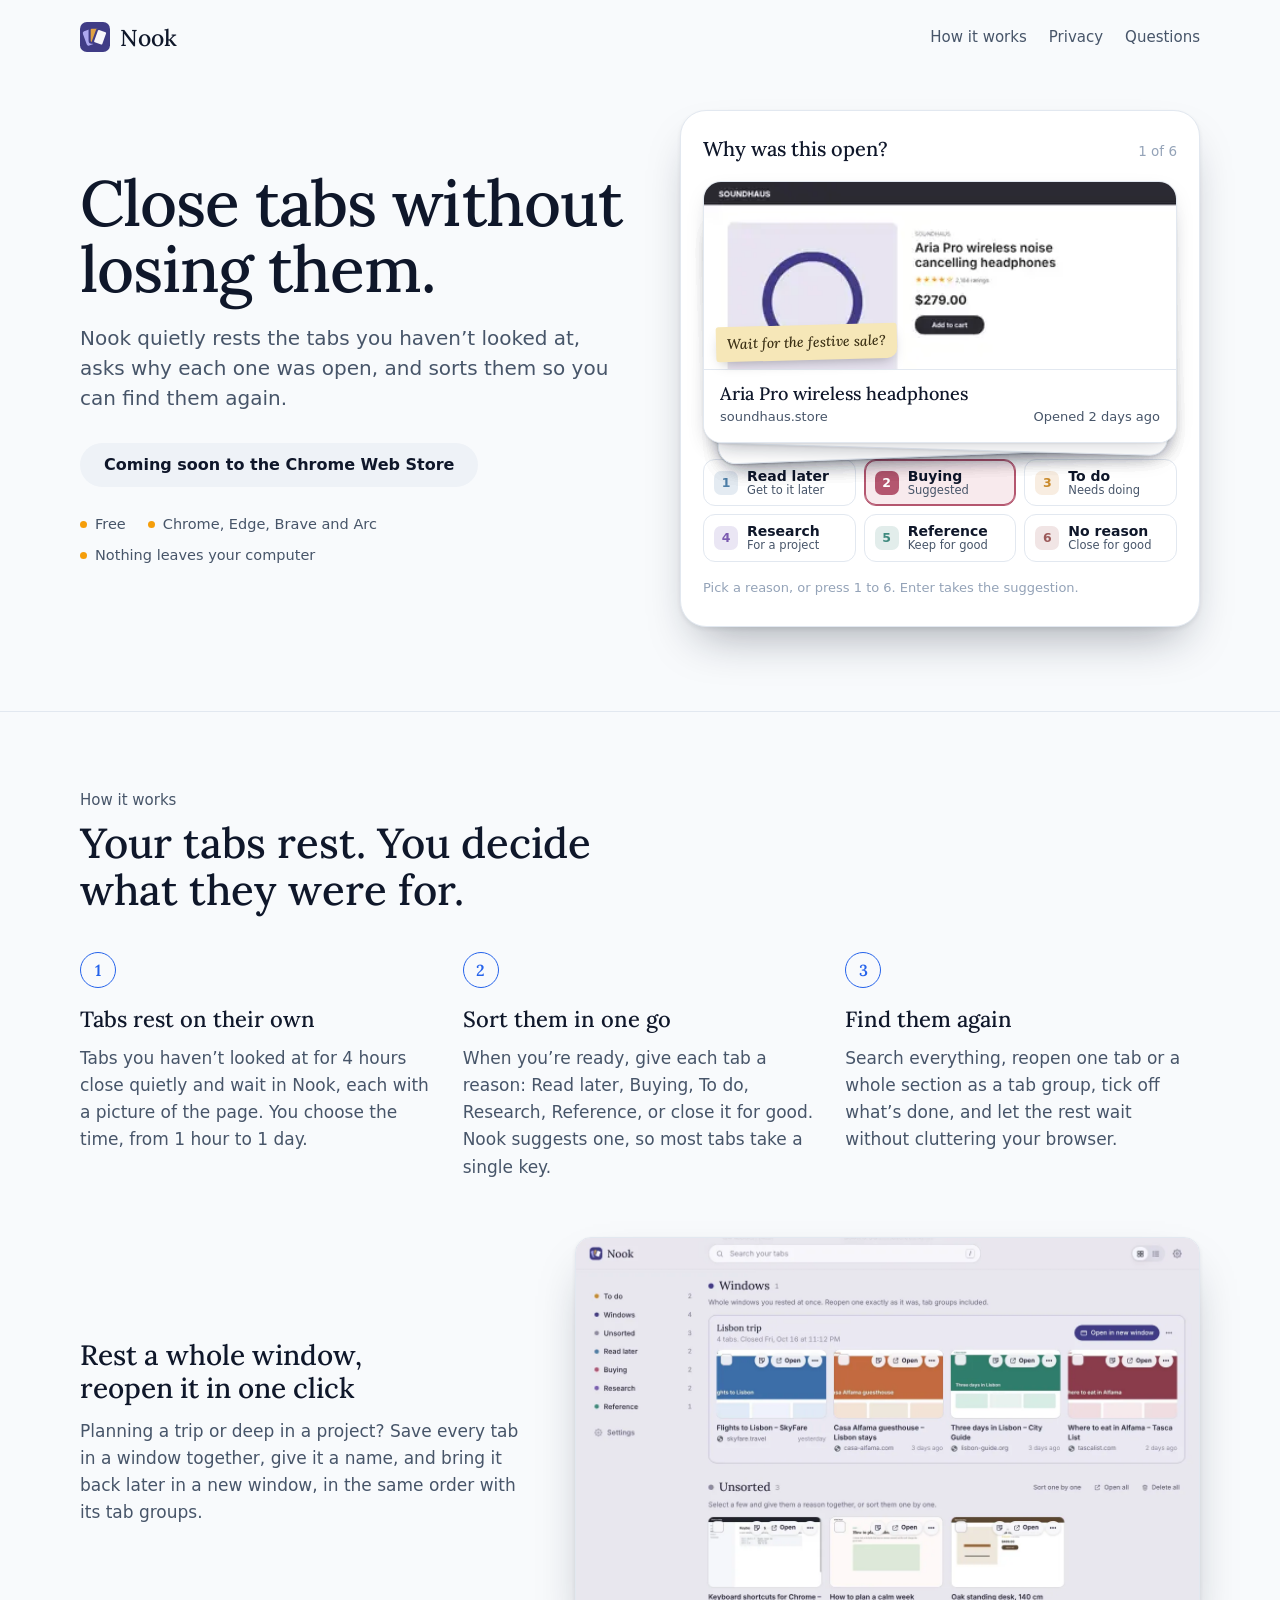
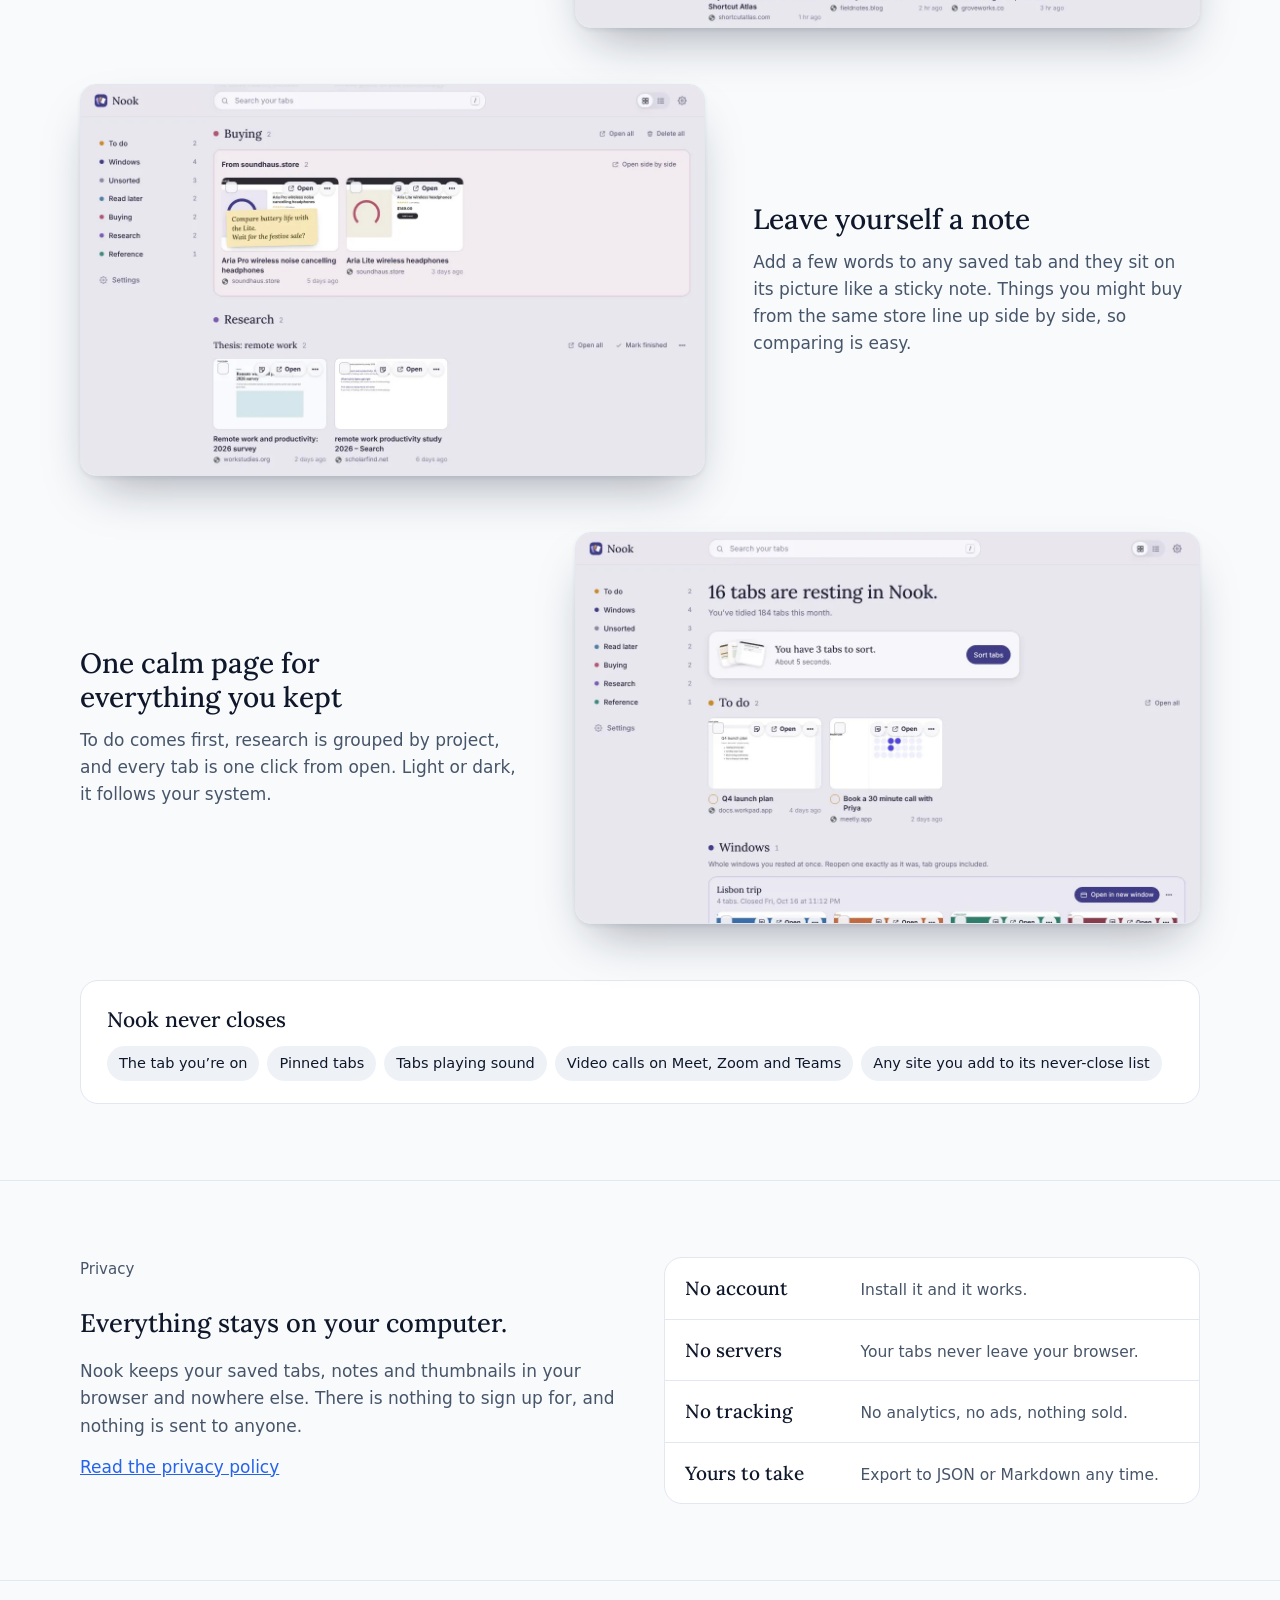
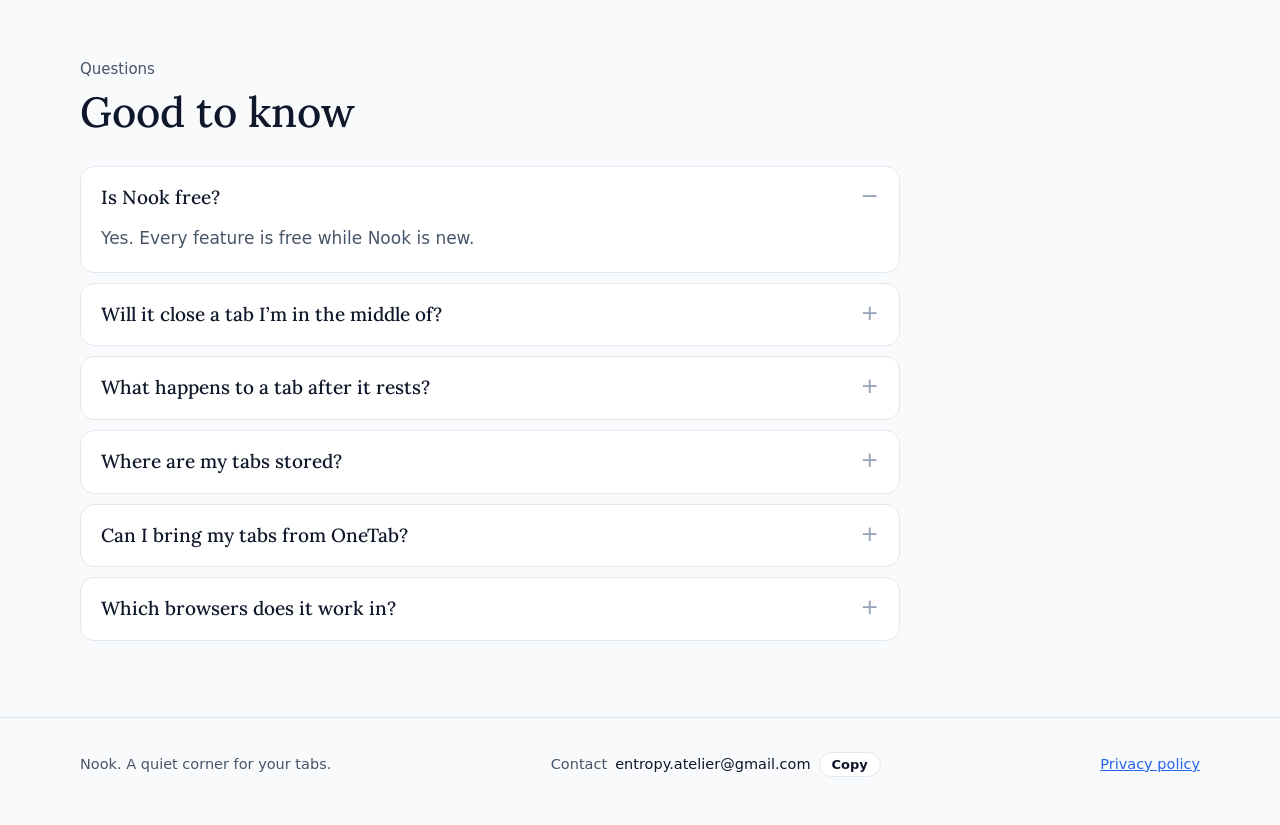
<file: index.html>
<!doctype html>
<html lang="en">
<head>
<meta charset="utf-8">
<meta name="viewport" content="width=device-width, initial-scale=1, viewport-fit=cover">
<link rel="icon" href="icon-32.png">
<title>Nook for Chrome</title>
<meta name="description" content="Nook quietly rests the tabs you haven't looked at, asks why each was open, and sorts them so you can find them again.">
<link rel="preconnect" href="https://fonts.googleapis.com">
<link rel="preconnect" href="https://fonts.gstatic.com" crossorigin>
<link rel="stylesheet" href="https://fonts.googleapis.com/css2?family=Lora:ital,wght@0,400..700;1,400..600&display=swap">
<style>
  /* Layout: copy left and a live sorting deck right; then a numbered how-it-works run, feature rows, privacy, FAQ. */
  :root {
    color-scheme: light;
    --bg: #F8FAFC;
    --paper: #FFFFFF;
    --paper-2: #EEF2F7;
    --ink: #0F172A;
    --ink-2: #475569;
    --ink-3: #94A3B8;
    --line: #E2E8F0;
    --accent: #2563EB;
    --on-accent: #FFFFFF;
    --lamp: #F59E0B;
    --note: #F6E7B8;
    --note-ink: #3A2F14;
    --c-read_later: #4E7FA8;
    --c-buying: #B4566F;
    --c-todo: #C98A2B;
    --c-research: #7B5BB0;
    --c-reference: #3E8A7E;
    --c-close: #9C5A5A;
    --shadow: 0 1px 2px rgb(15 23 42 / .06), 0 8px 24px -10px rgb(15 23 42 / .25);
    --shadow-lift: 0 2px 4px rgb(15 23 42 / .07), 0 24px 48px -18px rgb(15 23 42 / .38);
    --voice: 'Lora', 'Iowan Old Style', Georgia, serif;
    --ui: system-ui, -apple-system, 'Segoe UI Variable Text', 'Segoe UI', Roboto, 'Helvetica Neue', sans-serif;
  }

  * { box-sizing: border-box; }
  body {
    background: var(--bg);
    color: var(--ink);
    font: 17px/1.6 var(--ui);
    -webkit-font-smoothing: antialiased;
  }
  a { color: var(--accent); }
  :focus-visible { outline: 2px solid var(--accent); outline-offset: 3px; border-radius: 6px; }
  .wrap {
    max-width: 1160px;
    margin: 0 auto;
    padding-left: max(20px, env(safe-area-inset-left, 0px));
    padding-right: max(20px, env(safe-area-inset-right, 0px));
  }
  h1, h2, h3 { font-family: var(--voice); font-weight: 500; text-wrap: balance; margin: 0; }
  p { margin: 0; }

  /* Top bar */
  .top { display: flex; align-items: center; justify-content: space-between; gap: 16px; padding-block: 22px; }
  .brand { display: inline-flex; align-items: center; gap: 10px; font: 500 23px/1 var(--voice); color: var(--ink); text-decoration: none; }
  .top nav { display: flex; gap: 22px; font-size: 15px; }
  .top nav a { color: var(--ink-2); text-decoration: none; }
  .top nav a:hover { color: var(--ink); }

  /* Buttons */
  .cta {
    display: inline-flex; align-items: center; gap: 10px;
    padding: 14px 24px; border-radius: 999px;
    background: var(--accent); color: var(--on-accent);
    font: 650 16px/1 var(--ui); text-decoration: none; border: 0; cursor: pointer;
  }
  .cta:hover { filter: brightness(1.08); }
  .cta.soon { background: var(--paper-2); color: var(--ink); cursor: default; }
  .cta.soon:hover { filter: none; }
  .cta .badge { padding: 3px 8px; border-radius: 999px; background: var(--lamp); color: #0F172A; font-size: 12.5px; }

  /* Hero */
  .hero {
    display: grid;
    grid-template-columns: minmax(0, 1fr) minmax(0, 520px);
    gap: 56px;
    align-items: center;
    padding-block: 36px 84px;
  }
  .hero h1 { font-size: clamp(40px, 6vw, 64px); line-height: 1.04; letter-spacing: -0.015em; }
  .hero .lead { margin-top: 20px; font-size: 20px; line-height: 1.5; color: var(--ink-2); max-width: 30em; }
  .hero .actions { margin-top: 30px; display: flex; flex-wrap: wrap; align-items: center; gap: 16px; }
  .hero .facts { margin-top: 26px; display: flex; flex-wrap: wrap; gap: 8px 22px; font-size: 14.5px; color: var(--ink-2); }
  .hero .facts span { display: inline-flex; align-items: center; gap: 8px; }
  .hero .facts span::before { content: ''; width: 7px; height: 7px; border-radius: 50%; background: var(--lamp); }

  /* Live sorting demo */
  .demo {
    background: var(--paper);
    border: 1px solid var(--line);
    border-radius: 26px;
    padding: 22px 22px 18px;
    box-shadow: var(--shadow-lift);
    display: grid;
    gap: 16px;
    min-width: 0;
  }
  .demo-head { display: flex; align-items: baseline; justify-content: space-between; gap: 10px; }
  .demo-head h2 { font-size: 20px; }
  .demo-count { font-size: 13.5px; color: var(--ink-3); font-variant-numeric: tabular-nums; }
  .deck { position: relative; height: 262px; isolation: isolate; }
  .card {
    position: absolute; inset: 0;
    border-radius: 18px; overflow: hidden;
    background: var(--paper);
    border: 1px solid var(--line);
    box-shadow: var(--shadow);
    display: grid; grid-template-rows: 1fr auto;
    transition: transform .32s cubic-bezier(.2,.7,.3,1), opacity .32s;
  }
  .card img { width: 100%; height: 100%; object-fit: cover; object-position: top; display: block; min-height: 0; }
  .card .meta { padding: 12px 16px 14px; display: grid; gap: 2px; background: var(--paper); border-top: 1px solid var(--line); }
  .card .t { font: 500 18px/1.3 var(--voice); white-space: nowrap; overflow: hidden; text-overflow: ellipsis; }
  .card .d { font-size: 13px; color: var(--ink-2); display: flex; justify-content: space-between; gap: 10px; }
  .card.under-1 { transform: translateY(10px) rotate(1.6deg) scale(.975); }
  .card.under-2 { transform: translateY(19px) rotate(-2.2deg) scale(.955); }
  .card.under-1 .meta, .card.under-2 .meta, .card.under-1 img, .card.under-2 img { visibility: hidden; }
  .card.gone { opacity: 0; pointer-events: none; }
  .card.gone.up { transform: translateY(-40px) scale(.94); }
  .card.gone.down { transform: translateY(40px) rotate(-3deg) scale(.94); }
  .sticky {
    position: absolute; left: 12px; bottom: 82px; max-width: 70%;
    padding: 8px 11px; border-radius: 3px 3px 10px 3px;
    background: var(--note); color: var(--note-ink);
    font: italic 500 14px/1.35 var(--voice);
    box-shadow: 0 6px 14px -6px rgb(0 0 0 / .35);
    transform: rotate(-1.5deg);
  }
  .ask { text-align: center; font: 500 18px/1.2 var(--voice); }
  .choices { display: grid; grid-template-columns: repeat(3, minmax(0, 1fr)); gap: 8px; }
  .choice {
    display: flex; align-items: center; gap: 9px;
    min-height: 46px; padding: 8px 10px;
    border-radius: 12px; border: 1px solid var(--line);
    background: var(--paper); color: var(--ink);
    font: 600 14px/1.15 var(--ui); text-align: left; cursor: pointer;
  }
  .choice kbd {
    flex: none; display: grid; place-items: center; width: 24px; height: 24px; border-radius: 7px;
    background: color-mix(in oklab, var(--c) 15%, var(--paper)); color: var(--c); font: 750 12.5px var(--ui);
  }
  .choice:hover { background: color-mix(in oklab, var(--c) 10%, var(--paper)); }
  .choice.suggested { border-color: var(--c); box-shadow: inset 0 0 0 1px var(--c); background: color-mix(in oklab, var(--c) 12%, var(--paper)); }
  .choice.suggested kbd { background: var(--c); color: var(--paper); }
  .choice small { display: block; font-weight: 500; font-size: 11.5px; color: var(--ink-2); }
  .shelf { display: flex; flex-wrap: wrap; gap: 6px; min-height: 30px; }
  .pill {
    display: inline-flex; align-items: center; gap: 6px;
    padding: 4px 10px; border-radius: 999px;
    background: color-mix(in oklab, var(--c) 14%, var(--paper));
    font-size: 12.5px; font-weight: 650; font-variant-numeric: tabular-nums;
    transition: transform .2s;
  }
  .pill::before { content: ''; width: 7px; height: 7px; border-radius: 50%; background: var(--c); }
  .pill.bump { transform: scale(1.12); }
  .shelf-empty { font-size: 13px; color: var(--ink-3); }
  .done { position: absolute; inset: 0; display: grid; place-content: center; justify-items: center; gap: 10px; text-align: center; }
  .done h3 { font-size: 28px; }
  .done p { color: var(--ink-2); font-size: 15px; }
  .linkbtn { border: 0; background: none; color: var(--accent); font: 600 15px var(--ui); cursor: pointer; padding: 6px; }
  .demo-hint { text-align: center; font-size: 12.5px; color: var(--ink-3); }

  [data-c="read_later"] { --c: var(--c-read_later); }
  [data-c="buying"] { --c: var(--c-buying); }
  [data-c="todo"] { --c: var(--c-todo); }
  [data-c="research"] { --c: var(--c-research); }
  [data-c="reference"] { --c: var(--c-reference); }
  [data-c="close"] { --c: var(--c-close); }

  /* Sections */
  section.band { padding-block: 76px; border-top: 1px solid var(--line); }
  .kicker { font-size: 15px; color: var(--ink-2); margin-bottom: 8px; }
  .band > .wrap > h2 { font-size: clamp(30px, 4vw, 42px); line-height: 1.12; max-width: 18em; }

  .steps { margin-top: 38px; display: grid; grid-template-columns: repeat(3, minmax(0, 1fr)); gap: 28px; list-style: none; padding: 0; counter-reset: s; }
  .steps li { counter-increment: s; display: grid; gap: 8px; align-content: start; }
  .steps li::before {
    content: counter(s);
    display: grid; place-items: center; width: 34px; height: 34px; border-radius: 50%;
    border: 1.5px solid var(--accent); color: var(--accent); font: 600 16px var(--voice);
  }
  .steps h3 { font-size: 22px; margin-top: 6px; }
  .steps p { color: var(--ink-2); }

  .feature { display: grid; grid-template-columns: minmax(0, 5fr) minmax(0, 7fr); gap: 48px; align-items: center; margin-top: 56px; }
  .feature.flip { grid-template-columns: minmax(0, 7fr) minmax(0, 5fr); }
  .feature.flip .copy { order: 2; }
  .feature .copy { display: grid; gap: 12px; }
  .feature h3 { font-size: 28px; line-height: 1.2; }
  .feature p { color: var(--ink-2); }
  .shot { border-radius: 16px; overflow: hidden; border: 1px solid var(--line); box-shadow: var(--shadow-lift); background: var(--paper); }
  .shot img { display: block; width: 100%; height: auto; }

  .never { margin-top: 56px; padding: 22px 26px; border-radius: 18px; background: var(--paper); border: 1px solid var(--line); display: grid; gap: 10px; }
  .never h3 { font-size: 21px; }
  .never ul { margin: 0; padding: 0; list-style: none; display: flex; flex-wrap: wrap; gap: 8px; }
  .never li { padding: 6px 12px; border-radius: 999px; background: var(--paper-2); font-size: 14.5px; }

  .privacy { display: grid; grid-template-columns: minmax(0, 1fr) minmax(0, 1fr); gap: 48px; align-items: start; }
  .privacy .copy { display: grid; gap: 14px; }
  .privacy .copy p { color: var(--ink-2); max-width: 34em; }
  .nos { list-style: none; margin: 0; padding: 0; display: grid; gap: 0; border: 1px solid var(--line); border-radius: 18px; background: var(--paper); overflow: hidden; }
  .nos li { display: flex; gap: 14px; align-items: baseline; padding: 15px 20px; border-top: 1px solid var(--line); }
  .nos li:first-child { border-top: 0; }
  .nos b { font-family: var(--voice); font-weight: 500; font-size: 19px; min-width: 8.5em; }
  .nos span { color: var(--ink-2); font-size: 15.5px; }

  .faq { margin-top: 30px; display: grid; gap: 10px; max-width: 820px; }
  .faq details { background: var(--paper); border: 1px solid var(--line); border-radius: 14px; padding: 4px 20px; }
  .faq summary { cursor: pointer; padding: 14px 0; font: 500 19px/1.35 var(--voice); list-style: none; display: flex; justify-content: space-between; gap: 16px; }
  .faq summary::-webkit-details-marker { display: none; }
  .faq summary::after { content: '+'; font: 400 22px/1 var(--ui); color: var(--ink-3); }
  .faq details[open] summary::after { content: '\2212'; }
  .faq details p { padding: 0 0 16px; color: var(--ink-2); max-width: 62ch; }

  footer { border-top: 1px solid var(--line); padding-block: 34px 48px; font-size: 14.5px; color: var(--ink-2); }
  footer .wrap { display: flex; flex-wrap: wrap; gap: 14px 28px; align-items: center; justify-content: space-between; }
  .contact { display: inline-flex; align-items: center; gap: 8px; }
  .contact code { font: 14.5px var(--ui); color: var(--ink); user-select: all; }
  .copy-btn { border: 1px solid var(--line); background: var(--paper); color: var(--ink); border-radius: 999px; padding: 4px 12px; font: 600 13px var(--ui); cursor: pointer; }

  @media (max-width: 920px) {
    .hero { grid-template-columns: minmax(0, 1fr); gap: 40px; padding-block: 20px 60px; }
    .feature, .feature.flip, .privacy { grid-template-columns: minmax(0, 1fr); gap: 24px; }
    .feature.flip .copy { order: 0; }
    .steps { grid-template-columns: minmax(0, 1fr); }
    .top nav { display: none; }
  }
  @media (max-width: 480px) {
    .choices { grid-template-columns: repeat(2, minmax(0, 1fr)); }
    .deck { height: 220px; }
    .nos li { flex-direction: column; gap: 2px; }
    .demo { padding: 16px 14px 14px; border-radius: 20px; }
  }
  @media (prefers-reduced-motion: reduce) {
    .card, .pill { transition: none; }
  }
</style>
<style>html,body{margin:0}</style>
</head>
<body>

<header class="wrap top">
  <a class="brand" href="#top" aria-label="Nook home">
    <svg width="30" height="30" viewBox="0 0 24 24" aria-hidden="true"><rect width="24" height="24" rx="5.5" fill="#403C86"/><rect x="3.6" y="6.2" width="8.6" height="12" rx="1.6" fill="#ADA8F0" transform="rotate(-20 7.9 12.2)"/><rect x="7.7" y="4.6" width="8.6" height="12" rx="1.6" fill="#E0A243" stroke="#403C86" stroke-width="1.7"/><rect x="11.8" y="6.2" width="8.6" height="12" rx="1.6" fill="#F7F6FA" stroke="#403C86" stroke-width="1.7" transform="rotate(20 16.1 12.2)"/></svg>
    Nook
  </a>
  <nav aria-label="Page">
    <a href="#how">How it works</a>
    <a href="#privacy">Privacy</a>
    <a href="#faq">Questions</a>
  </nav>
</header>

<main id="top">
  <div class="wrap hero">
    <div>
      <h1>Close tabs without losing them.</h1>
      <p class="lead">Nook quietly rests the tabs you haven’t looked at, asks why each one was open, and sorts them so you can find them again.</p>
      <div class="actions" id="cta-slot"></div>
      <div class="facts">
        <span>Free</span>
        <span>Chrome, Edge, Brave and Arc</span>
        <span>Nothing leaves your computer</span>
      </div>
    </div>

    <div class="demo" aria-label="Try sorting tabs">
      <div class="demo-head">
        <h2>Why was this open?</h2>
        <span class="demo-count" id="demo-count"></span>
      </div>
      <div class="deck" id="deck" aria-live="polite"></div>
      <div class="choices" id="choices" role="group" aria-label="Reasons"></div>
      <div class="shelf" id="shelf"><span class="shelf-empty">Pick a reason, or press 1 to 6. Enter takes the suggestion.</span></div>
    </div>
  </div>

  <section class="band" id="how">
    <div class="wrap">
      <p class="kicker">How it works</p>
      <h2>Your tabs rest. You decide what they were for.</h2>
      <ol class="steps">
        <li>
          <h3>Tabs rest on their own</h3>
          <p>Tabs you haven’t looked at for 4 hours close quietly and wait in Nook, each with a picture of the page. You choose the time, from 1 hour to 1 day.</p>
        </li>
        <li>
          <h3>Sort them in one go</h3>
          <p>When you’re ready, give each tab a reason: Read later, Buying, To do, Research, Reference, or close it for good. Nook suggests one, so most tabs take a single key.</p>
        </li>
        <li>
          <h3>Find them again</h3>
          <p>Search everything, reopen one tab or a whole section as a tab group, tick off what’s done, and let the rest wait without cluttering your browser.</p>
        </li>
      </ol>

      <div class="feature">
        <div class="copy">
          <h3>Rest a whole window, reopen it in one click</h3>
          <p>Planning a trip or deep in a project? Save every tab in a window together, give it a name, and bring it back later in a new window, in the same order with its tab groups.</p>
        </div>
        <div class="shot"><img src="[data-uri]" alt="A saved window called Lisbon trip with four tabs and an Open in new window button" width="1280" height="800" loading="lazy"></div>
      </div>

      <div class="feature flip">
        <div class="copy">
          <h3>Leave yourself a note</h3>
          <p>Add a few words to any saved tab and they sit on its picture like a sticky note. Things you might buy from the same store line up side by side, so comparing is easy.</p>
        </div>
        <div class="shot"><img src="[data-uri]" alt="Two headphones from the same store side by side, one with a sticky note" width="1280" height="800" loading="lazy"></div>
      </div>

      <div class="feature">
        <div class="copy">
          <h3>One calm page for everything you kept</h3>
          <p>To do comes first, research is grouped by project, and every tab is one click from open. Light or dark, it follows your system.</p>
        </div>
        <div class="shot"><img src="[data-uri]" alt="The Nook page showing 16 resting tabs grouped by reason" width="1280" height="800" loading="lazy"></div>
      </div>

      <div class="never">
        <h3>Nook never closes</h3>
        <ul>
          <li>The tab you’re on</li>
          <li>Pinned tabs</li>
          <li>Tabs playing sound</li>
          <li>Video calls on Meet, Zoom and Teams</li>
          <li>Any site you add to its never-close list</li>
        </ul>
      </div>
    </div>
  </section>

  <section class="band" id="privacy">
    <div class="wrap privacy">
      <div class="copy">
        <p class="kicker">Privacy</p>
        <h2>Everything stays on your computer.</h2>
        <p>Nook keeps your saved tabs, notes and thumbnails in your browser and nowhere else. There is nothing to sign up for, and nothing is sent to anyone.</p>
        <p><a href="privacy.html">Read the privacy policy</a></p>
      </div>
      <ul class="nos">
        <li><b>No account</b><span>Install it and it works.</span></li>
        <li><b>No servers</b><span>Your tabs never leave your browser.</span></li>
        <li><b>No tracking</b><span>No analytics, no ads, nothing sold.</span></li>
        <li><b>Yours to take</b><span>Export to JSON or Markdown any time.</span></li>
      </ul>
    </div>
  </section>

  <section class="band" id="faq">
    <div class="wrap">
      <p class="kicker">Questions</p>
      <h2>Good to know</h2>
      <div class="faq">
        <details open>
          <summary>Is Nook free?</summary>
          <p>Yes. Every feature is free while Nook is new.</p>
        </details>
        <details>
          <summary>Will it close a tab I’m in the middle of?</summary>
          <p>No. Only tabs you haven’t looked at for the time you choose. The clock counts only while you’re using the browser, so a night away or a restart doesn’t sweep everything up.</p>
        </details>
        <details>
          <summary>What happens to a tab after it rests?</summary>
          <p>It waits in Nook with its title, site and a picture of the page. Click it to open it again. It stays in Nook until you delete it or open it with “Open and remove”.</p>
        </details>
        <details>
          <summary>Where are my tabs stored?</summary>
          <p>In your browser on this computer. They aren’t synced to other devices. Uninstalling Nook removes them, so export first if you want a copy.</p>
        </details>
        <details>
          <summary>Can I bring my tabs from OneTab?</summary>
          <p>Yes. Export your list from OneTab, then use Import in Nook’s settings. The tabs arrive in Unsorted, ready to sort.</p>
        </details>
        <details>
          <summary>Which browsers does it work in?</summary>
          <p>Chrome and other browsers built on Chromium, such as Edge, Brave and Arc.</p>
        </details>
      </div>
    </div>
  </section>
</main>

<footer>
  <div class="wrap">
    <span>Nook. A quiet corner for your tabs.</span>
    <span class="contact">Contact <code id="email">entropy.atelier@gmail.com</code><button class="copy-btn" type="button" id="copy-email">Copy</button></span>
    <a href="privacy.html">Privacy policy</a>
  </div>
</footer>

<script>
  // Set this to the Chrome Web Store link once Nook is published.
  const STORE_URL = '';

  const slot = document.getElementById('cta-slot');
  if (STORE_URL) {
    slot.innerHTML = '';
    const a = document.createElement('a');
    a.className = 'cta';
    a.href = STORE_URL;
    a.textContent = 'Add to Chrome';
    const b = document.createElement('span');
    b.className = 'badge';
    b.textContent = 'Free';
    a.append(b);
    slot.append(a);
  } else {
    const s = document.createElement('span');
    s.className = 'cta soon';
    s.textContent = 'Coming soon to the Chrome Web Store';
    slot.append(s);
  }

  document.getElementById('copy-email').addEventListener('click', async (e) => {
    const btn = e.currentTarget;
    try {
      await navigator.clipboard.writeText(document.getElementById('email').textContent);
      btn.textContent = 'Copied';
    } catch {
      const r = document.createRange();
      r.selectNodeContents(document.getElementById('email'));
      const sel = getSelection(); sel.removeAllRanges(); sel.addRange(r);
      btn.textContent = 'Selected';
    }
    setTimeout(() => { btn.textContent = 'Copy'; }, 1600);
  });

  // ---- Live sorting demo
  const REASONS = [
    { id: 'read_later', label: 'Read later', hint: 'Get to it later', key: '1' },
    { id: 'buying', label: 'Buying', hint: 'Might buy it', key: '2' },
    { id: 'todo', label: 'To do', hint: 'Needs doing', key: '3' },
    { id: 'research', label: 'Research', hint: 'For a project', key: '4' },
    { id: 'reference', label: 'Reference', hint: 'Keep for good', key: '5' },
    { id: 'close', label: 'No reason', hint: 'Close for good', key: '6' },
  ];
  const TABS = [
    { img: '[data-uri]', title: 'Aria Pro wireless headphones', site: 'soundhaus.store', when: 'Opened 2 days ago', suggest: 'buying', note: 'Wait for the festive sale?' },
    { img: '[data-uri]', title: 'The quiet cost of context switching', site: 'deepwork.review', when: 'Opened 3 days ago', suggest: 'read_later' },
    { img: '[data-uri]', title: 'Q4 launch plan', site: 'docs.workpad.app', when: 'Opened yesterday', suggest: 'todo' },
    { img: '[data-uri]', title: 'Remote work and productivity: 2026 survey', site: 'workstudies.org', when: 'Opened 5 days ago', suggest: 'research' },
    { img: '[data-uri]', title: 'CSS Grid cheat sheet', site: 'devnotes.io', when: 'Opened last week', suggest: 'reference' },
    { img: '[data-uri]', title: 'Three days in Lisbon', site: 'lisbon-guide.org', when: 'Opened 4 days ago', suggest: 'read_later' },
  ];
  const reduced = matchMedia('(prefers-reduced-motion: reduce)');
  const deck = document.getElementById('deck');
  const choices = document.getElementById('choices');
  const shelf = document.getElementById('shelf');
  const count = document.getElementById('demo-count');
  let index = 0;
  let tally = {};
  let busy = false;

  function el(tag, cls, text) {
    const n = document.createElement(tag);
    if (cls) n.className = cls;
    if (text != null) n.textContent = text;
    return n;
  }

  function buildDeck() {
    deck.textContent = '';
    TABS.forEach((t, i) => {
      const c = el('article', 'card');
      c.dataset.i = i;
      const img = el('img'); img.src = t.img; img.alt = ''; img.width = 400; img.height = 250;
      const meta = el('div', 'meta');
      meta.append(el('div', 't', t.title));
      const d = el('div', 'd'); d.append(el('span', null, t.site), el('span', null, t.when));
      meta.append(d);
      c.append(img, meta);
      if (t.note) c.append(el('div', 'sticky', t.note));
      c.style.zIndex = String(TABS.length - i);
      deck.append(c);
    });
  }

  function buildChoices() {
    REASONS.forEach((r) => {
      const b = el('button', 'choice');
      b.type = 'button';
      b.dataset.c = r.id;
      b.setAttribute('aria-keyshortcuts', r.key);
      const k = el('kbd', null, r.key);
      const span = el('span', null, r.label);
      const small = el('small', null, r.hint);
      span.append(small);
      b.append(k, span);
      b.addEventListener('click', () => decide(r.id));
      choices.append(b);
    });
  }

  function layout() {
    const cards = [...deck.querySelectorAll('.card')];
    cards.forEach((c) => {
      const i = Number(c.dataset.i);
      c.classList.remove('under-1', 'under-2');
      if (i < index) return;
      const depth = i - index;
      if (depth === 1) c.classList.add('under-1');
      if (depth >= 2) c.classList.add('under-2');
      c.hidden = depth > 2;
      c.setAttribute('aria-hidden', depth === 0 ? 'false' : 'true');
    });
    const t = TABS[index];
    choices.querySelectorAll('.choice').forEach((b) => {
      const on = t && b.dataset.c === t.suggest;
      b.classList.toggle('suggested', !!on);
      b.querySelector('small').textContent = on ? 'Suggested' : REASONS.find((r) => r.id === b.dataset.c).hint;
      b.disabled = !t;
    });
    count.textContent = t ? `${index + 1} of ${TABS.length}` : `${TABS.length} of ${TABS.length}`;
    if (!t) showDone();
  }

  function renderShelf(bump) {
    shelf.textContent = '';
    const ids = REASONS.map((r) => r.id).filter((id) => tally[id]);
    if (!ids.length) {
      shelf.append(el('span', 'shelf-empty', 'Pick a reason, or press 1 to 6. Enter takes the suggestion.'));
      return;
    }
    ids.forEach((id) => {
      const r = REASONS.find((x) => x.id === id);
      const p = el('span', 'pill', `${tally[id]} ${id === 'close' ? 'let go' : r.label}`);
      p.dataset.c = id;
      shelf.append(p);
      if (id === bump && !reduced.matches) {
        p.classList.add('bump');
        setTimeout(() => p.classList.remove('bump'), 200);
      }
    });
  }

  function decide(id) {
    if (busy || index >= TABS.length) return;
    busy = true;
    const card = deck.querySelector(`.card[data-i="${index}"]`);
    card.classList.add('gone', id === 'close' ? 'down' : 'up');
    tally[id] = (tally[id] || 0) + 1;
    index++;
    renderShelf(id);
    setTimeout(() => { layout(); busy = false; }, reduced.matches ? 0 : 160);
  }

  function showDone() {
    const d = el('div', 'done');
    d.append(el('h3', null, 'All sorted.'), el('p', null, 'Enjoy the quiet. That’s Nook, every few days.'));
    const again = el('button', 'linkbtn', 'Sort them again');
    again.type = 'button';
    again.addEventListener('click', reset);
    d.append(again);
    deck.append(d);
  }

  function reset() {
    index = 0; tally = {};
    buildDeck(); renderShelf(); layout();
  }

  document.addEventListener('keydown', (e) => {
    if (e.metaKey || e.ctrlKey || e.altKey || e.target.closest('input, textarea, select, summary')) return;
    const r = REASONS.find((x) => x.key === e.key);
    if (r) { e.preventDefault(); decide(r.id); return; }
    if (e.key === 'Enter' && TABS[index] && !e.target.closest('button, a')) { e.preventDefault(); decide(TABS[index].suggest); }
  });

  buildChoices();
  reset();
</script>

</body>
</html>
</file>
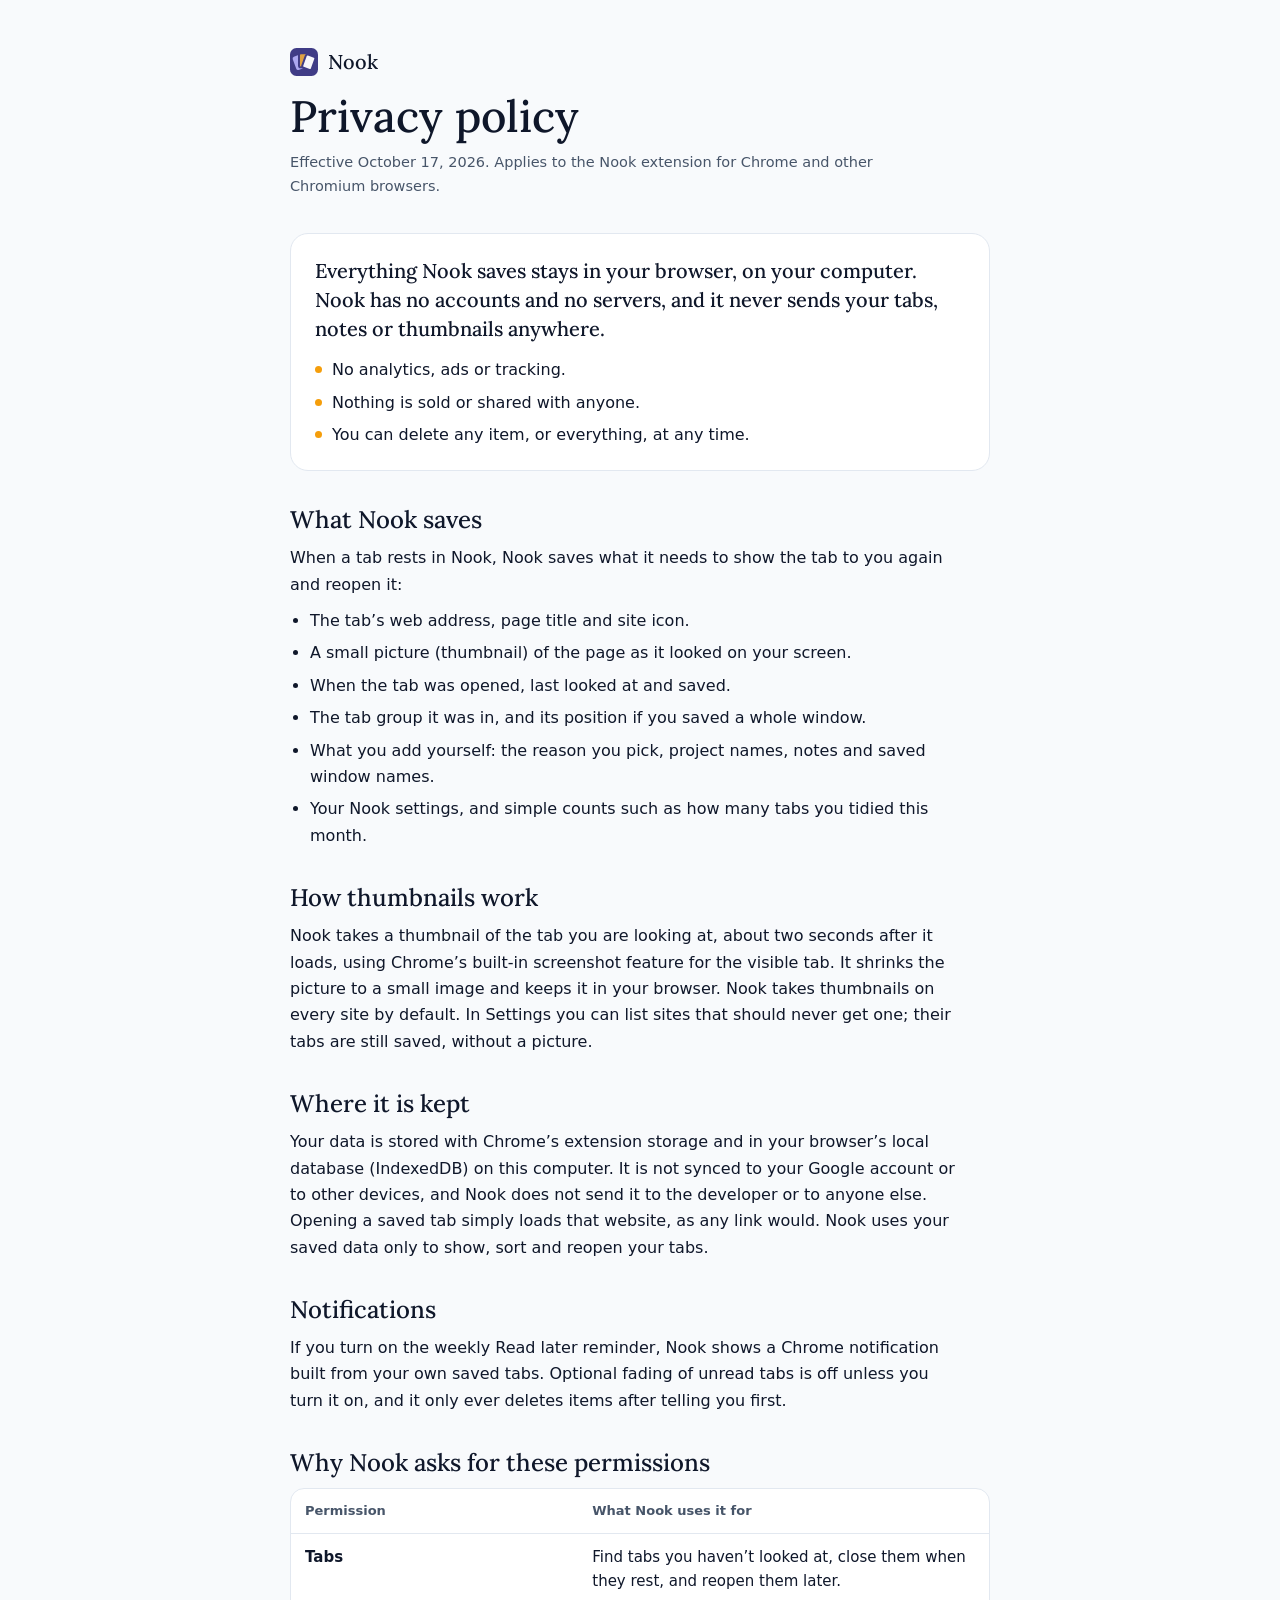
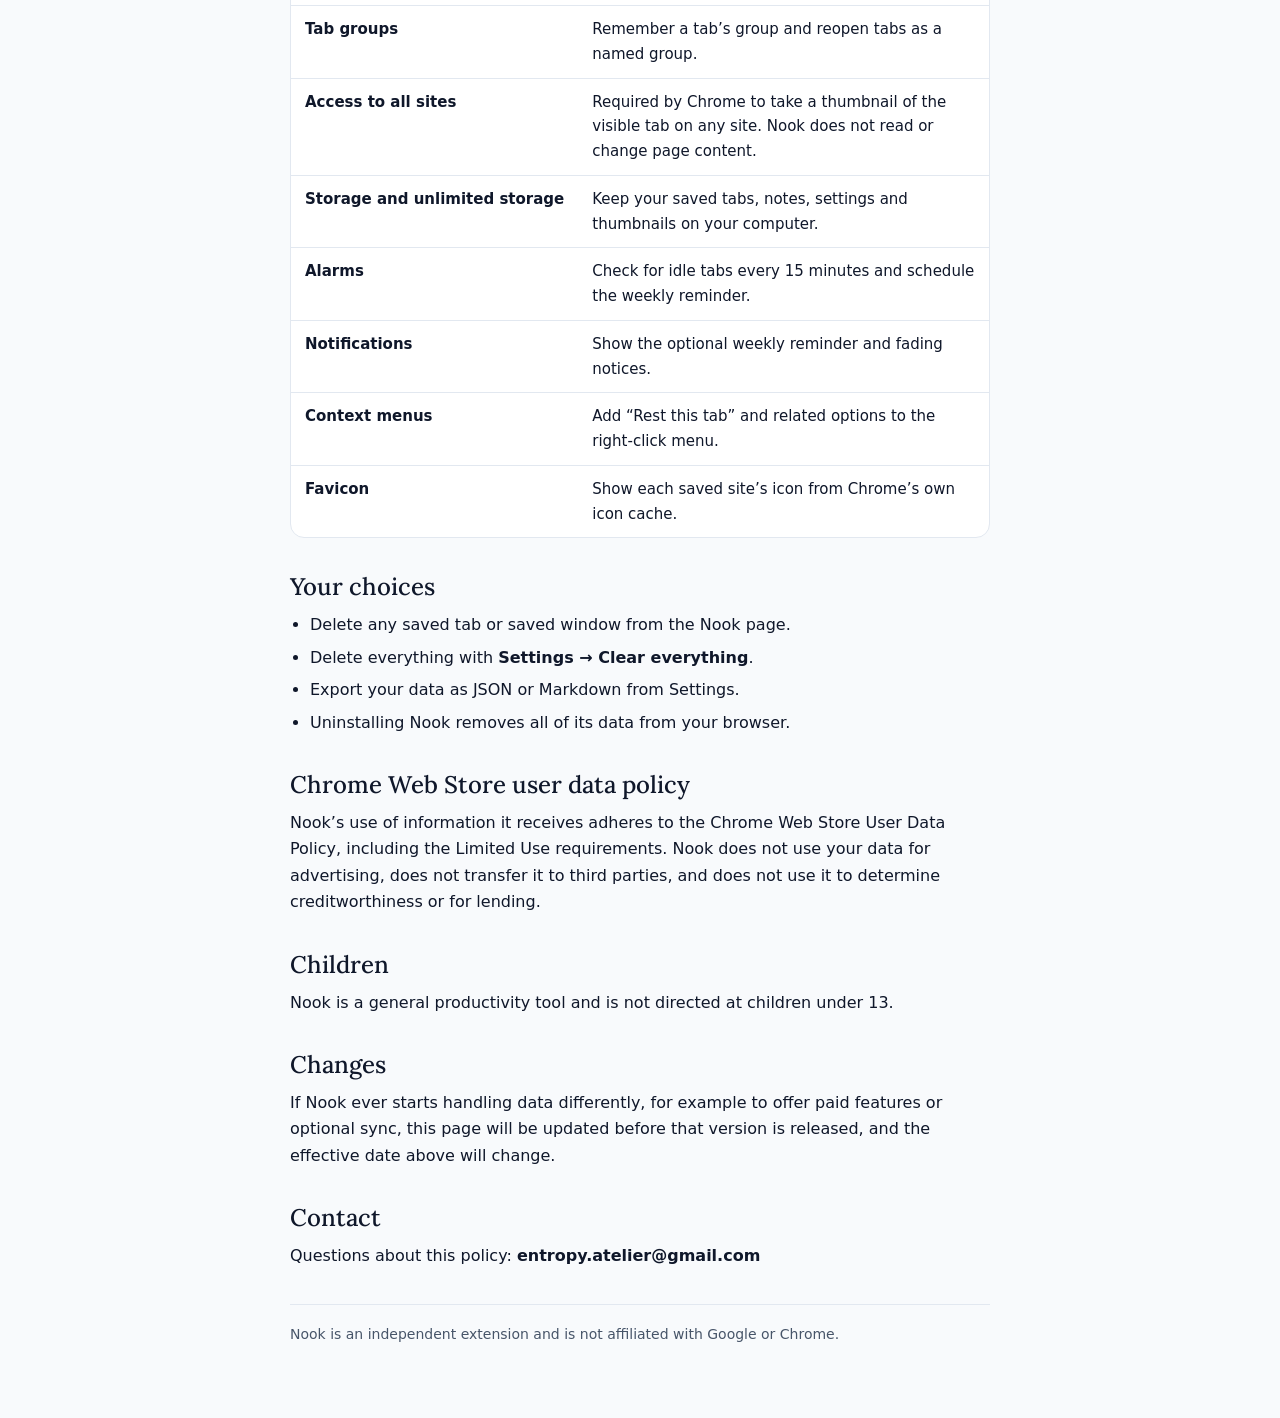
<file: privacy.html>
<!doctype html>
<html lang="en">
<head>
<meta charset="utf-8">
<meta name="viewport" content="width=device-width, initial-scale=1, viewport-fit=cover">
<link rel="icon" href="icon-32.png">
<title>Nook Privacy Policy</title>
<link rel="preconnect" href="https://fonts.googleapis.com">
<link rel="stylesheet" href="https://fonts.googleapis.com/css2?family=Lora:ital,wght@0,400..700;1,400..700&display=swap">
<style>
  /* Layout: one quiet reading column, a plain summary up top, details below. */
  :root {
    color-scheme: light;
    --bg: #F8FAFC;
    --paper: #FFFFFF;
    --ink: #0F172A;
    --ink-2: #475569;
    --line: #E2E8F0;
    --accent: #2563EB;
    --lamp: #F59E0B;
    --voice: 'Lora', 'Iowan Old Style', Georgia, serif;
    --ui: system-ui, -apple-system, 'Segoe UI', Roboto, 'Helvetica Neue', sans-serif;
  }
  body {
    background: var(--bg);
    color: var(--ink);
    font: 16px/1.65 var(--ui);
    padding-left: max(16px, env(safe-area-inset-left, 0px));
    padding-right: max(16px, env(safe-area-inset-right, 0px));
    padding-block: 48px 72px;
  }
  .page { max-width: 700px; margin: 0 auto; display: grid; gap: 34px; }
  header { display: grid; gap: 10px; }
  .brand { display: flex; align-items: center; gap: 10px; font: 500 20px/1 var(--voice); }
  .brand svg { flex: none; }
  h1 { margin: 6px 0 0; font: 500 clamp(32px, 6vw, 44px)/1.12 var(--voice); text-wrap: balance; }
  .meta { margin: 0; color: var(--ink-2); font-size: 14.5px; }
  .summary {
    display: grid;
    gap: 10px;
    padding: 22px 24px;
    border-radius: 18px;
    background: var(--paper);
    border: 1px solid var(--line);
  }
  .summary p { margin: 0; font: 500 20px/1.45 var(--voice); text-wrap: pretty; }
  .summary ul { margin: 4px 0 0; padding: 0; list-style: none; display: grid; gap: 6px; }
  .summary li { display: flex; gap: 10px; align-items: baseline; }
  .summary li::before { content: ''; flex: none; width: 7px; height: 7px; border-radius: 50%; background: var(--lamp); transform: translateY(-2px); }
  section { display: grid; gap: 10px; min-width: 0; }
  h2 { margin: 0; font: 500 24px/1.25 var(--voice); text-wrap: balance; }
  p, li { max-width: 66ch; }
  section p { margin: 0; }
  section ul { margin: 0; padding-left: 20px; display: grid; gap: 6px; }
  .table-wrap { overflow-x: auto; border-radius: 14px; border: 1px solid var(--line); background: var(--paper); }
  table { width: 100%; border-collapse: collapse; font-size: 15px; }
  th, td { text-align: left; vertical-align: top; padding: 11px 14px; border-top: 1px solid var(--line); }
  thead th { border-top: 0; font-size: 13px; font-weight: 650; color: var(--ink-2); }
  td:first-child { white-space: nowrap; font-weight: 600; }
  code { font: 13.5px ui-monospace, 'SF Mono', Menlo, Consolas, monospace; }
  a { color: var(--accent); }
  .contact { font-weight: 600; user-select: all; }
  footer { color: var(--ink-2); font-size: 14px; border-top: 1px solid var(--line); padding-top: 18px; }
</style>
<style>html,body{margin:0}</style>
</head>
<body>

<div class="page">
  <header>
    <div class="brand">
      <svg width="28" height="28" viewBox="0 0 24 24" aria-hidden="true"><rect width="24" height="24" rx="5.5" fill="#403C86"/><rect x="3.6" y="6.2" width="8.6" height="12" rx="1.6" fill="#ADA8F0" transform="rotate(-20 7.9 12.2)"/><rect x="7.7" y="4.6" width="8.6" height="12" rx="1.6" fill="#E0A243" stroke="#403C86" stroke-width="1.7"/><rect x="11.8" y="6.2" width="8.6" height="12" rx="1.6" fill="#F7F6FA" stroke="#403C86" stroke-width="1.7" transform="rotate(20 16.1 12.2)"/></svg>
      Nook
    </div>
    <h1>Privacy policy</h1>
    <p class="meta">Effective October 17, 2026. Applies to the Nook extension for Chrome and other Chromium browsers.</p>
  </header>

  <div class="summary">
    <p>Everything Nook saves stays in your browser, on your computer. Nook has no accounts and no servers, and it never sends your tabs, notes or thumbnails anywhere.</p>
    <ul>
      <li>No analytics, ads or tracking.</li>
      <li>Nothing is sold or shared with anyone.</li>
      <li>You can delete any item, or everything, at any time.</li>
    </ul>
  </div>

  <section>
    <h2>What Nook saves</h2>
    <p>When a tab rests in Nook, Nook saves what it needs to show the tab to you again and reopen it:</p>
    <ul>
      <li>The tab’s web address, page title and site icon.</li>
      <li>A small picture (thumbnail) of the page as it looked on your screen.</li>
      <li>When the tab was opened, last looked at and saved.</li>
      <li>The tab group it was in, and its position if you saved a whole window.</li>
      <li>What you add yourself: the reason you pick, project names, notes and saved window names.</li>
      <li>Your Nook settings, and simple counts such as how many tabs you tidied this month.</li>
    </ul>
  </section>

  <section>
    <h2>How thumbnails work</h2>
    <p>Nook takes a thumbnail of the tab you are looking at, about two seconds after it loads, using Chrome’s built-in screenshot feature for the visible tab. It shrinks the picture to a small image and keeps it in your browser. Nook takes thumbnails on every site by default. In Settings you can list sites that should never get one; their tabs are still saved, without a picture.</p>
  </section>

  <section>
    <h2>Where it is kept</h2>
    <p>Your data is stored with Chrome’s extension storage and in your browser’s local database (IndexedDB) on this computer. It is not synced to your Google account or to other devices, and Nook does not send it to the developer or to anyone else. Opening a saved tab simply loads that website, as any link would. Nook uses your saved data only to show, sort and reopen your tabs.</p>
  </section>

  <section>
    <h2>Notifications</h2>
    <p>If you turn on the weekly Read later reminder, Nook shows a Chrome notification built from your own saved tabs. Optional fading of unread tabs is off unless you turn it on, and it only ever deletes items after telling you first.</p>
  </section>

  <section>
    <h2>Why Nook asks for these permissions</h2>
    <div class="table-wrap">
      <table>
        <thead><tr><th scope="col">Permission</th><th scope="col">What Nook uses it for</th></tr></thead>
        <tbody>
          <tr><td>Tabs</td><td>Find tabs you haven’t looked at, close them when they rest, and reopen them later.</td></tr>
          <tr><td>Tab groups</td><td>Remember a tab’s group and reopen tabs as a named group.</td></tr>
          <tr><td>Access to all sites</td><td>Required by Chrome to take a thumbnail of the visible tab on any site. Nook does not read or change page content.</td></tr>
          <tr><td>Storage and unlimited storage</td><td>Keep your saved tabs, notes, settings and thumbnails on your computer.</td></tr>
          <tr><td>Alarms</td><td>Check for idle tabs every 15 minutes and schedule the weekly reminder.</td></tr>
          <tr><td>Notifications</td><td>Show the optional weekly reminder and fading notices.</td></tr>
          <tr><td>Context menus</td><td>Add “Rest this tab” and related options to the right-click menu.</td></tr>
          <tr><td>Favicon</td><td>Show each saved site’s icon from Chrome’s own icon cache.</td></tr>
        </tbody>
      </table>
    </div>
  </section>

  <section>
    <h2>Your choices</h2>
    <ul>
      <li>Delete any saved tab or saved window from the Nook page.</li>
      <li>Delete everything with <strong>Settings → Clear everything</strong>.</li>
      <li>Export your data as JSON or Markdown from Settings.</li>
      <li>Uninstalling Nook removes all of its data from your browser.</li>
    </ul>
  </section>

  <section>
    <h2>Chrome Web Store user data policy</h2>
    <p>Nook’s use of information it receives adheres to the Chrome Web Store User Data Policy, including the Limited Use requirements. Nook does not use your data for advertising, does not transfer it to third parties, and does not use it to determine creditworthiness or for lending.</p>
  </section>

  <section>
    <h2>Children</h2>
    <p>Nook is a general productivity tool and is not directed at children under 13.</p>
  </section>

  <section>
    <h2>Changes</h2>
    <p>If Nook ever starts handling data differently, for example to offer paid features or optional sync, this page will be updated before that version is released, and the effective date above will change.</p>
  </section>

  <section>
    <h2>Contact</h2>
    <p>Questions about this policy: <span class="contact">entropy.atelier@gmail.com</span></p>
  </section>

  <footer>Nook is an independent extension and is not affiliated with Google or Chrome.</footer>
</div>

</body>
</html>
</file>
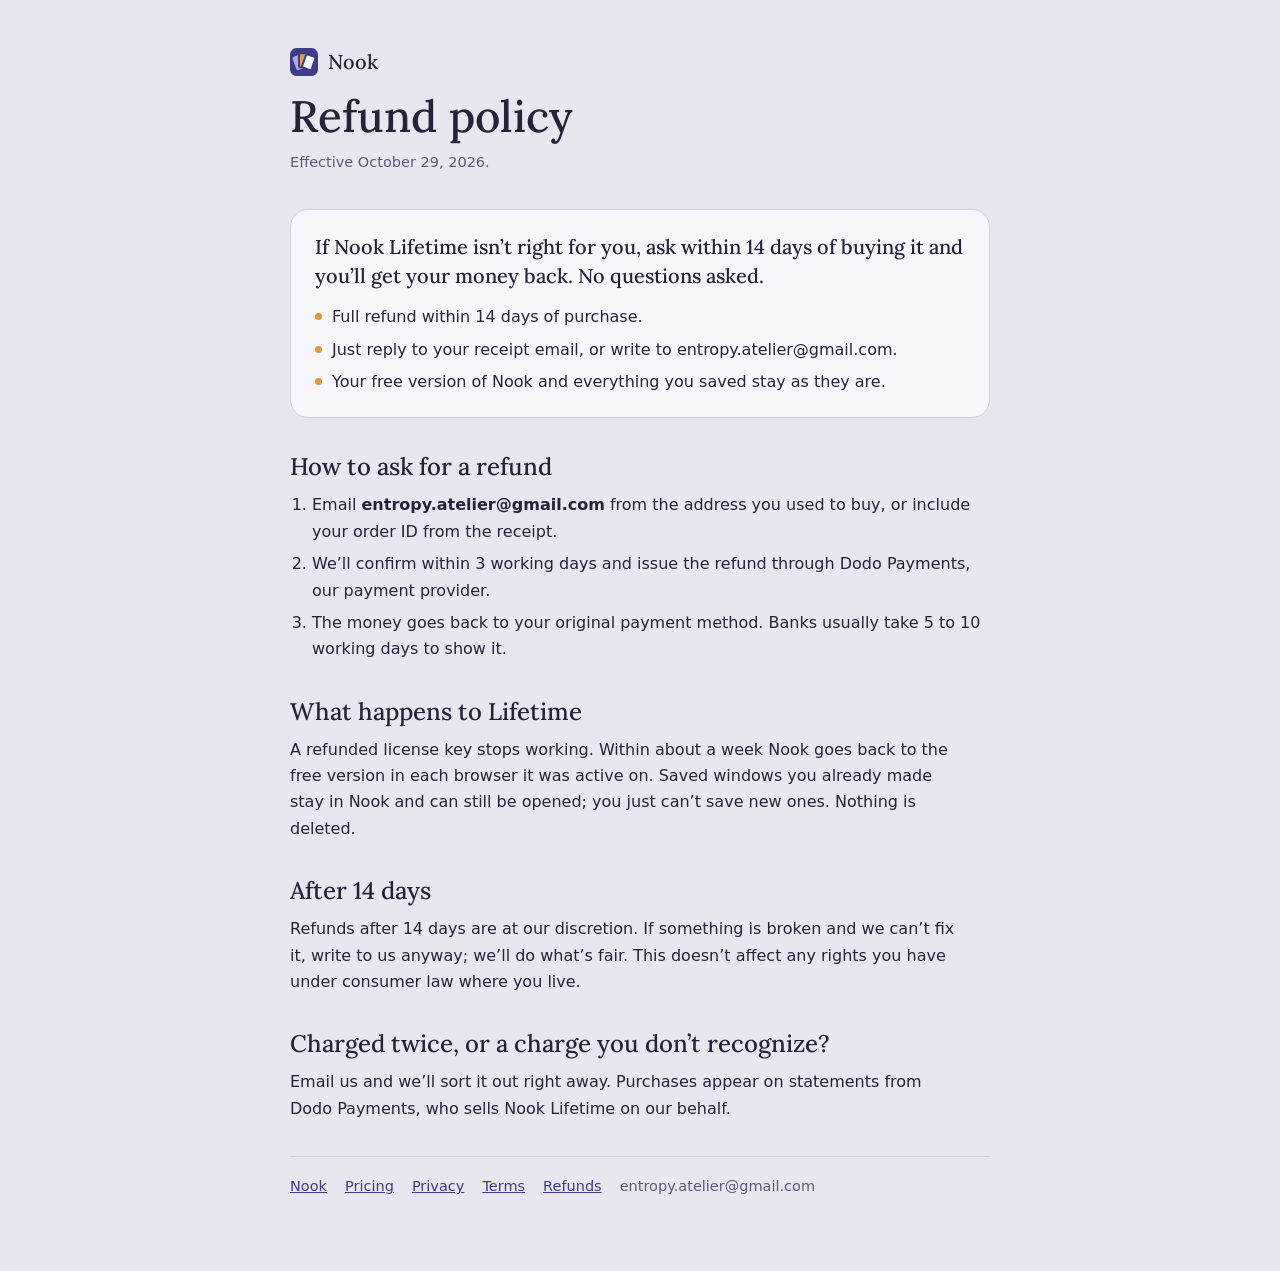
<file: refund.html>
<!doctype html>
<html lang="en">
<head>
<meta charset="utf-8">
<meta name="viewport" content="width=device-width, initial-scale=1, viewport-fit=cover">
<link rel="icon" href="icon-32.png">
<title>Nook Refund Policy</title>
<link rel="preconnect" href="https://fonts.googleapis.com">
<link rel="stylesheet" href="https://fonts.googleapis.com/css2?family=Lora:ital,wght@0,400..700;1,400..700&display=swap">
<style>
  /* Layout: one quiet reading column, a plain summary up top, details below. */
  :root {
    --bg: #E8E6EE;
    --paper: #F7F6FA;
    --ink: #25233A;
    --ink-2: #5E5A76;
    --line: #D2CFDC;
    --accent: #403C86;
    --lamp: #D99A3D;
    --voice: 'Lora', 'Iowan Old Style', Georgia, serif;
    --ui: system-ui, -apple-system, 'Segoe UI', Roboto, 'Helvetica Neue', sans-serif;
  }
  @media (prefers-color-scheme: dark) {
    :root:not([data-theme="light"]) {
      --bg: #16151F; --paper: #201F2C; --ink: #ECEAF4; --ink-2: #B2AEC6; --line: #34324A; --accent: #ADA8F0; --lamp: #E0A243;
      color-scheme: dark;
    }
  }
  :root[data-theme="dark"] {
    --bg: #16151F; --paper: #201F2C; --ink: #ECEAF4; --ink-2: #B2AEC6; --line: #34324A; --accent: #ADA8F0; --lamp: #E0A243;
    color-scheme: dark;
  }
  body {
    background: var(--bg);
    color: var(--ink);
    font: 16px/1.65 var(--ui);
    padding-left: max(16px, env(safe-area-inset-left, 0px));
    padding-right: max(16px, env(safe-area-inset-right, 0px));
    padding-block: 48px 72px;
  }
  .page { max-width: 700px; margin: 0 auto; display: grid; gap: 34px; }
  header { display: grid; gap: 10px; }
  .brand { display: flex; align-items: center; gap: 10px; font: 500 20px/1 var(--voice); }
  .brand svg { flex: none; }
  h1 { margin: 6px 0 0; font: 500 clamp(32px, 6vw, 44px)/1.12 var(--voice); text-wrap: balance; }
  .meta { margin: 0; color: var(--ink-2); font-size: 14.5px; }
  .summary {
    display: grid;
    gap: 10px;
    padding: 22px 24px;
    border-radius: 18px;
    background: var(--paper);
    border: 1px solid var(--line);
  }
  .summary p { margin: 0; font: 500 20px/1.45 var(--voice); text-wrap: pretty; }
  .summary ul { margin: 4px 0 0; padding: 0; list-style: none; display: grid; gap: 6px; }
  .summary li { display: flex; gap: 10px; align-items: baseline; }
  .summary li::before { content: ''; flex: none; width: 7px; height: 7px; border-radius: 50%; background: var(--lamp); transform: translateY(-2px); }
  section { display: grid; gap: 10px; min-width: 0; }
  h2 { margin: 0; font: 500 24px/1.25 var(--voice); text-wrap: balance; }
  p, li { max-width: 66ch; }
  section p { margin: 0; }
  section ul { margin: 0; padding-left: 20px; display: grid; gap: 6px; }
  .table-wrap { overflow-x: auto; border-radius: 14px; border: 1px solid var(--line); background: var(--paper); }
  table { width: 100%; border-collapse: collapse; font-size: 15px; }
  th, td { text-align: left; vertical-align: top; padding: 11px 14px; border-top: 1px solid var(--line); }
  thead th { border-top: 0; font-size: 13px; font-weight: 650; color: var(--ink-2); }
  td:first-child { white-space: nowrap; font-weight: 600; }
  code { font: 13.5px ui-monospace, 'SF Mono', Menlo, Consolas, monospace; }
  a { color: var(--accent); }
  .contact { font-weight: 600; user-select: all; }
  footer { color: var(--ink-2); font-size: 14px; border-top: 1px solid var(--line); padding-top: 18px; }

  .nav { display: flex; flex-wrap: wrap; gap: 6px 18px; font-size: 14.5px; }
  .brand { color: var(--ink); text-decoration: none; }
  .keybox { display: flex; flex-wrap: wrap; gap: 10px; align-items: center; padding: 16px 18px; border-radius: 14px; background: var(--paper); border: 1px solid var(--line); }
  .keybox code { flex: 1 1 260px; min-width: 0; overflow-wrap: anywhere; font-size: 15px; font-weight: 600; user-select: all; }
  .btn { border: 0; border-radius: 999px; padding: 9px 16px; background: var(--accent); color: var(--paper); font: 650 14px var(--ui); cursor: pointer; }
  :root[data-theme="dark"] .btn { color: #16151F; }
  @media (prefers-color-scheme: dark) { :root:not([data-theme="light"]) .btn { color: #16151F; } }
  ol { margin: 0; padding-left: 22px; display: grid; gap: 6px; }
  [hidden] { display: none !important; }
</style>
<style>html,body{margin:0}</style>
</head>
<body>

<div class="page">
  <header>
    <a class="brand" href="./">
      <svg width="28" height="28" viewBox="0 0 24 24" aria-hidden="true"><rect width="24" height="24" rx="5.5" fill="#403C86"/><rect x="3.6" y="6.2" width="8.6" height="12" rx="1.6" fill="#ADA8F0" transform="rotate(-20 7.9 12.2)"/><rect x="7.7" y="4.6" width="8.6" height="12" rx="1.6" fill="#E0A243" stroke="#403C86" stroke-width="1.7"/><rect x="11.8" y="6.2" width="8.6" height="12" rx="1.6" fill="#F7F6FA" stroke="#403C86" stroke-width="1.7" transform="rotate(20 16.1 12.2)"/></svg>
      Nook
    </a>
    <h1>Refund policy</h1>
    <p class="meta">Effective October 29, 2026.</p>
  </header>

  <div class="summary">
    <p>If Nook Lifetime isn’t right for you, ask within 14 days of buying it and you’ll get your money back. No questions asked.</p>
    <ul>
      <li>Full refund within 14 days of purchase.</li>
      <li>Just reply to your receipt email, or write to entropy.atelier@gmail.com.</li>
      <li>Your free version of Nook and everything you saved stay as they are.</li>
    </ul>
  </div>

  <section>
    <h2>How to ask for a refund</h2>
    <ol>
      <li>Email <span class="contact">entropy.atelier@gmail.com</span> from the address you used to buy, or include your order ID from the receipt.</li>
      <li>We’ll confirm within 3 working days and issue the refund through Dodo Payments, our payment provider.</li>
      <li>The money goes back to your original payment method. Banks usually take 5 to 10 working days to show it.</li>
    </ol>
  </section>

  <section>
    <h2>What happens to Lifetime</h2>
    <p>A refunded license key stops working. Within about a week Nook goes back to the free version in each browser it was active on. Saved windows you already made stay in Nook and can still be opened; you just can’t save new ones. Nothing is deleted.</p>
  </section>

  <section>
    <h2>After 14 days</h2>
    <p>Refunds after 14 days are at our discretion. If something is broken and we can’t fix it, write to us anyway; we’ll do what’s fair. This doesn’t affect any rights you have under consumer law where you live.</p>
  </section>

  <section>
    <h2>Charged twice, or a charge you don’t recognize?</h2>
    <p>Email us and we’ll sort it out right away. Purchases appear on statements from Dodo Payments, who sells Nook Lifetime on our behalf.</p>
  </section>

  <footer><nav class="nav" aria-label="Legal"><a href="./">Nook</a><a href="./#pricing">Pricing</a><a href="privacy.html">Privacy</a><a href="terms.html">Terms</a><a href="refund.html">Refunds</a><span>entropy.atelier@gmail.com</span></nav></footer>
</div>
</body>
</html>
</file>
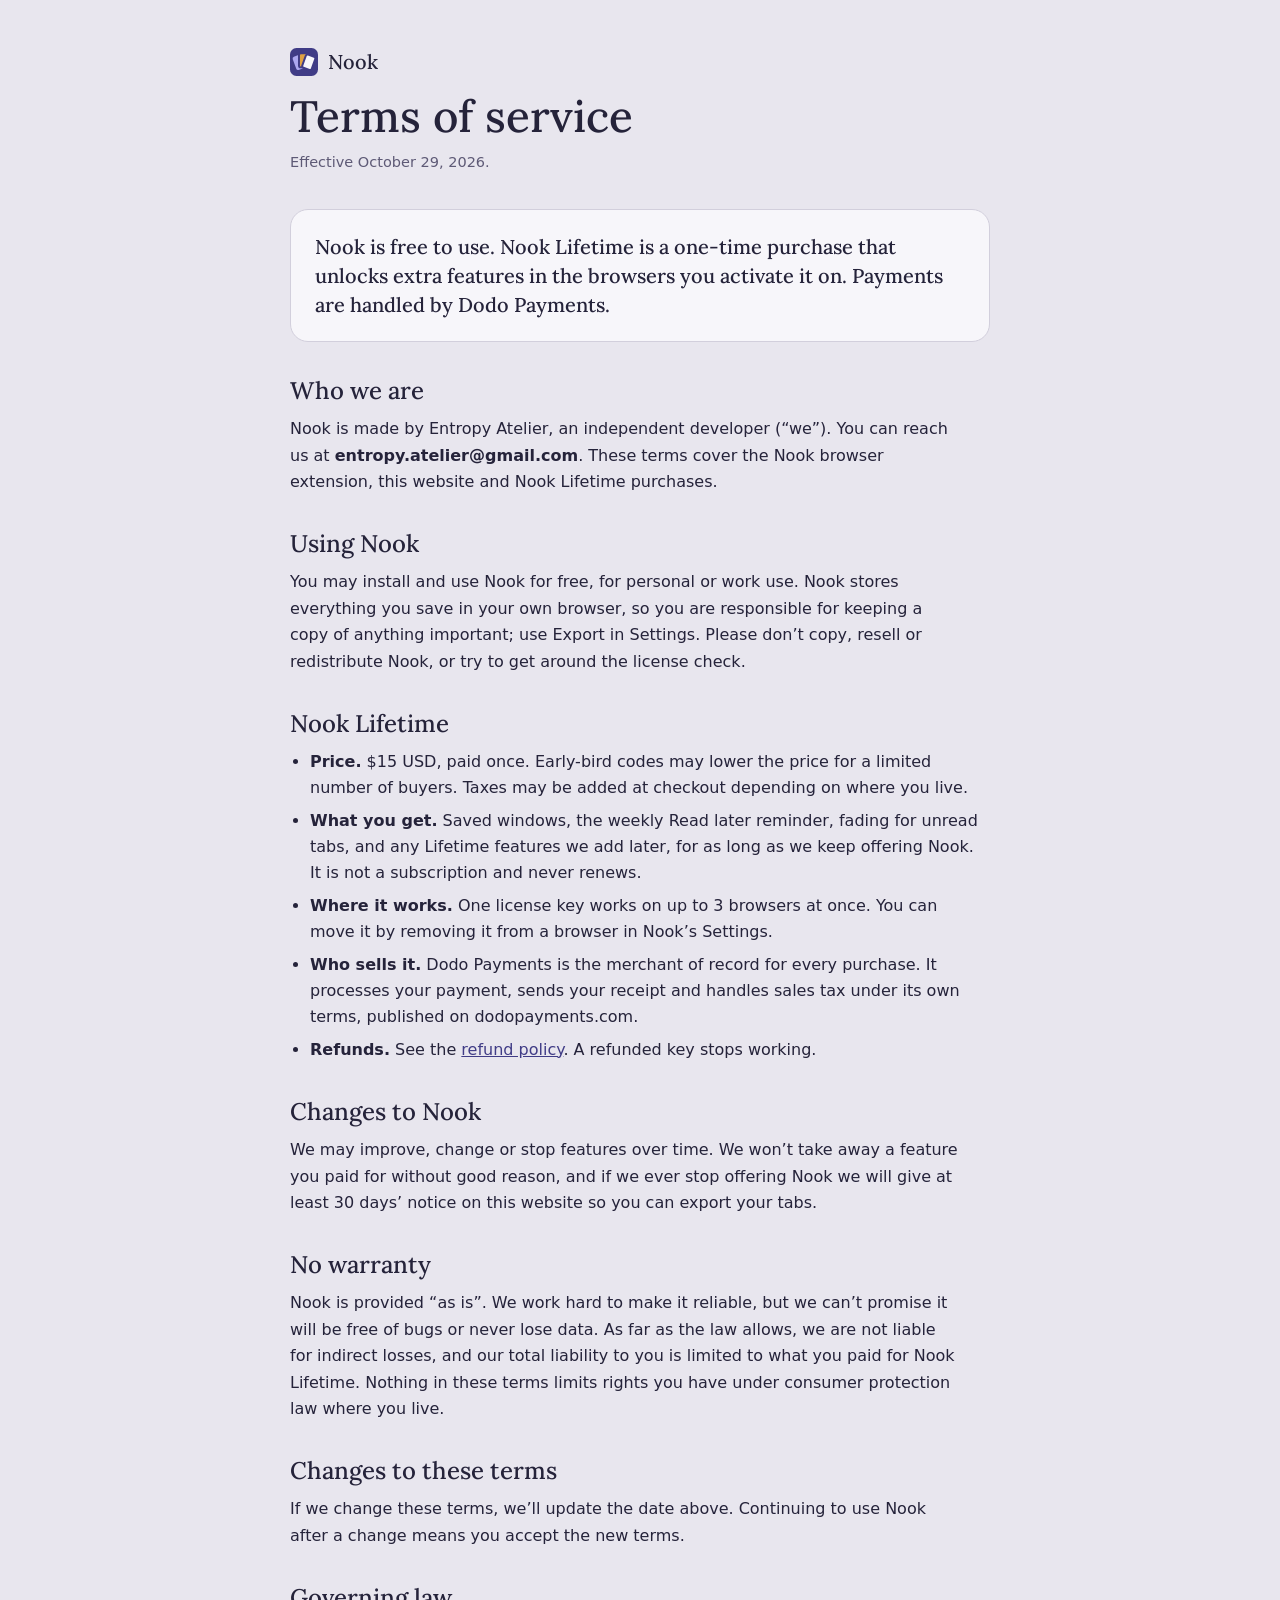
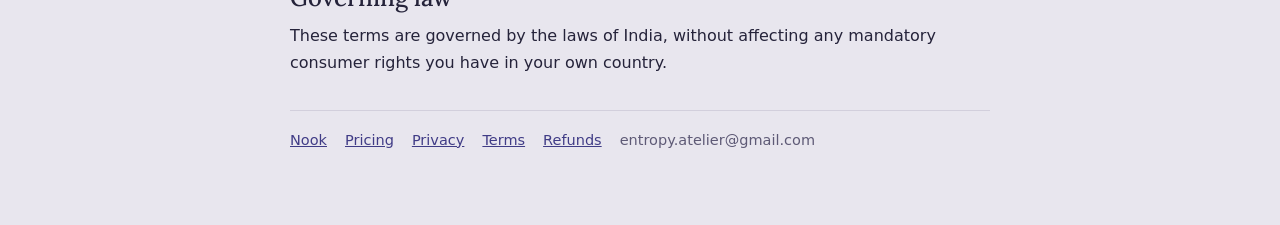
<file: terms.html>
<!doctype html>
<html lang="en">
<head>
<meta charset="utf-8">
<meta name="viewport" content="width=device-width, initial-scale=1, viewport-fit=cover">
<link rel="icon" href="icon-32.png">
<title>Nook Terms of Service</title>
<link rel="preconnect" href="https://fonts.googleapis.com">
<link rel="stylesheet" href="https://fonts.googleapis.com/css2?family=Lora:ital,wght@0,400..700;1,400..700&display=swap">
<style>
  /* Layout: one quiet reading column, a plain summary up top, details below. */
  :root {
    --bg: #E8E6EE;
    --paper: #F7F6FA;
    --ink: #25233A;
    --ink-2: #5E5A76;
    --line: #D2CFDC;
    --accent: #403C86;
    --lamp: #D99A3D;
    --voice: 'Lora', 'Iowan Old Style', Georgia, serif;
    --ui: system-ui, -apple-system, 'Segoe UI', Roboto, 'Helvetica Neue', sans-serif;
  }
  @media (prefers-color-scheme: dark) {
    :root:not([data-theme="light"]) {
      --bg: #16151F; --paper: #201F2C; --ink: #ECEAF4; --ink-2: #B2AEC6; --line: #34324A; --accent: #ADA8F0; --lamp: #E0A243;
      color-scheme: dark;
    }
  }
  :root[data-theme="dark"] {
    --bg: #16151F; --paper: #201F2C; --ink: #ECEAF4; --ink-2: #B2AEC6; --line: #34324A; --accent: #ADA8F0; --lamp: #E0A243;
    color-scheme: dark;
  }
  body {
    background: var(--bg);
    color: var(--ink);
    font: 16px/1.65 var(--ui);
    padding-left: max(16px, env(safe-area-inset-left, 0px));
    padding-right: max(16px, env(safe-area-inset-right, 0px));
    padding-block: 48px 72px;
  }
  .page { max-width: 700px; margin: 0 auto; display: grid; gap: 34px; }
  header { display: grid; gap: 10px; }
  .brand { display: flex; align-items: center; gap: 10px; font: 500 20px/1 var(--voice); }
  .brand svg { flex: none; }
  h1 { margin: 6px 0 0; font: 500 clamp(32px, 6vw, 44px)/1.12 var(--voice); text-wrap: balance; }
  .meta { margin: 0; color: var(--ink-2); font-size: 14.5px; }
  .summary {
    display: grid;
    gap: 10px;
    padding: 22px 24px;
    border-radius: 18px;
    background: var(--paper);
    border: 1px solid var(--line);
  }
  .summary p { margin: 0; font: 500 20px/1.45 var(--voice); text-wrap: pretty; }
  .summary ul { margin: 4px 0 0; padding: 0; list-style: none; display: grid; gap: 6px; }
  .summary li { display: flex; gap: 10px; align-items: baseline; }
  .summary li::before { content: ''; flex: none; width: 7px; height: 7px; border-radius: 50%; background: var(--lamp); transform: translateY(-2px); }
  section { display: grid; gap: 10px; min-width: 0; }
  h2 { margin: 0; font: 500 24px/1.25 var(--voice); text-wrap: balance; }
  p, li { max-width: 66ch; }
  section p { margin: 0; }
  section ul { margin: 0; padding-left: 20px; display: grid; gap: 6px; }
  .table-wrap { overflow-x: auto; border-radius: 14px; border: 1px solid var(--line); background: var(--paper); }
  table { width: 100%; border-collapse: collapse; font-size: 15px; }
  th, td { text-align: left; vertical-align: top; padding: 11px 14px; border-top: 1px solid var(--line); }
  thead th { border-top: 0; font-size: 13px; font-weight: 650; color: var(--ink-2); }
  td:first-child { white-space: nowrap; font-weight: 600; }
  code { font: 13.5px ui-monospace, 'SF Mono', Menlo, Consolas, monospace; }
  a { color: var(--accent); }
  .contact { font-weight: 600; user-select: all; }
  footer { color: var(--ink-2); font-size: 14px; border-top: 1px solid var(--line); padding-top: 18px; }

  .nav { display: flex; flex-wrap: wrap; gap: 6px 18px; font-size: 14.5px; }
  .brand { color: var(--ink); text-decoration: none; }
  .keybox { display: flex; flex-wrap: wrap; gap: 10px; align-items: center; padding: 16px 18px; border-radius: 14px; background: var(--paper); border: 1px solid var(--line); }
  .keybox code { flex: 1 1 260px; min-width: 0; overflow-wrap: anywhere; font-size: 15px; font-weight: 600; user-select: all; }
  .btn { border: 0; border-radius: 999px; padding: 9px 16px; background: var(--accent); color: var(--paper); font: 650 14px var(--ui); cursor: pointer; }
  :root[data-theme="dark"] .btn { color: #16151F; }
  @media (prefers-color-scheme: dark) { :root:not([data-theme="light"]) .btn { color: #16151F; } }
  ol { margin: 0; padding-left: 22px; display: grid; gap: 6px; }
  [hidden] { display: none !important; }
</style>
<style>html,body{margin:0}</style>
</head>
<body>

<div class="page">
  <header>
    <a class="brand" href="./">
      <svg width="28" height="28" viewBox="0 0 24 24" aria-hidden="true"><rect width="24" height="24" rx="5.5" fill="#403C86"/><rect x="3.6" y="6.2" width="8.6" height="12" rx="1.6" fill="#ADA8F0" transform="rotate(-20 7.9 12.2)"/><rect x="7.7" y="4.6" width="8.6" height="12" rx="1.6" fill="#E0A243" stroke="#403C86" stroke-width="1.7"/><rect x="11.8" y="6.2" width="8.6" height="12" rx="1.6" fill="#F7F6FA" stroke="#403C86" stroke-width="1.7" transform="rotate(20 16.1 12.2)"/></svg>
      Nook
    </a>
    <h1>Terms of service</h1>
    <p class="meta">Effective October 29, 2026.</p>
  </header>

  <div class="summary">
    <p>Nook is free to use. Nook Lifetime is a one-time purchase that unlocks extra features in the browsers you activate it on. Payments are handled by Dodo Payments.</p>
  </div>

  <section>
    <h2>Who we are</h2>
    <p>Nook is made by Entropy Atelier, an independent developer (“we”). You can reach us at <span class="contact">entropy.atelier@gmail.com</span>. These terms cover the Nook browser extension, this website and Nook Lifetime purchases.</p>
  </section>

  <section>
    <h2>Using Nook</h2>
    <p>You may install and use Nook for free, for personal or work use. Nook stores everything you save in your own browser, so you are responsible for keeping a copy of anything important; use Export in Settings. Please don’t copy, resell or redistribute Nook, or try to get around the license check.</p>
  </section>

  <section>
    <h2>Nook Lifetime</h2>
    <ul>
      <li><strong>Price.</strong> $15 USD, paid once. Early-bird codes may lower the price for a limited number of buyers. Taxes may be added at checkout depending on where you live.</li>
      <li><strong>What you get.</strong> Saved windows, the weekly Read later reminder, fading for unread tabs, and any Lifetime features we add later, for as long as we keep offering Nook. It is not a subscription and never renews.</li>
      <li><strong>Where it works.</strong> One license key works on up to 3 browsers at once. You can move it by removing it from a browser in Nook’s Settings.</li>
      <li><strong>Who sells it.</strong> Dodo Payments is the merchant of record for every purchase. It processes your payment, sends your receipt and handles sales tax under its own terms, published on dodopayments.com.</li>
      <li><strong>Refunds.</strong> See the <a href="refund.html">refund policy</a>. A refunded key stops working.</li>
    </ul>
  </section>

  <section>
    <h2>Changes to Nook</h2>
    <p>We may improve, change or stop features over time. We won’t take away a feature you paid for without good reason, and if we ever stop offering Nook we will give at least 30 days’ notice on this website so you can export your tabs.</p>
  </section>

  <section>
    <h2>No warranty</h2>
    <p>Nook is provided “as is”. We work hard to make it reliable, but we can’t promise it will be free of bugs or never lose data. As far as the law allows, we are not liable for indirect losses, and our total liability to you is limited to what you paid for Nook Lifetime. Nothing in these terms limits rights you have under consumer protection law where you live.</p>
  </section>

  <section>
    <h2>Changes to these terms</h2>
    <p>If we change these terms, we’ll update the date above. Continuing to use Nook after a change means you accept the new terms.</p>
  </section>

  <section>
    <h2>Governing law</h2>
    <p>These terms are governed by the laws of India, without affecting any mandatory consumer rights you have in your own country.</p>
  </section>

  <footer><nav class="nav" aria-label="Legal"><a href="./">Nook</a><a href="./#pricing">Pricing</a><a href="privacy.html">Privacy</a><a href="terms.html">Terms</a><a href="refund.html">Refunds</a><span>entropy.atelier@gmail.com</span></nav></footer>
</div>
</body>
</html>
</file>
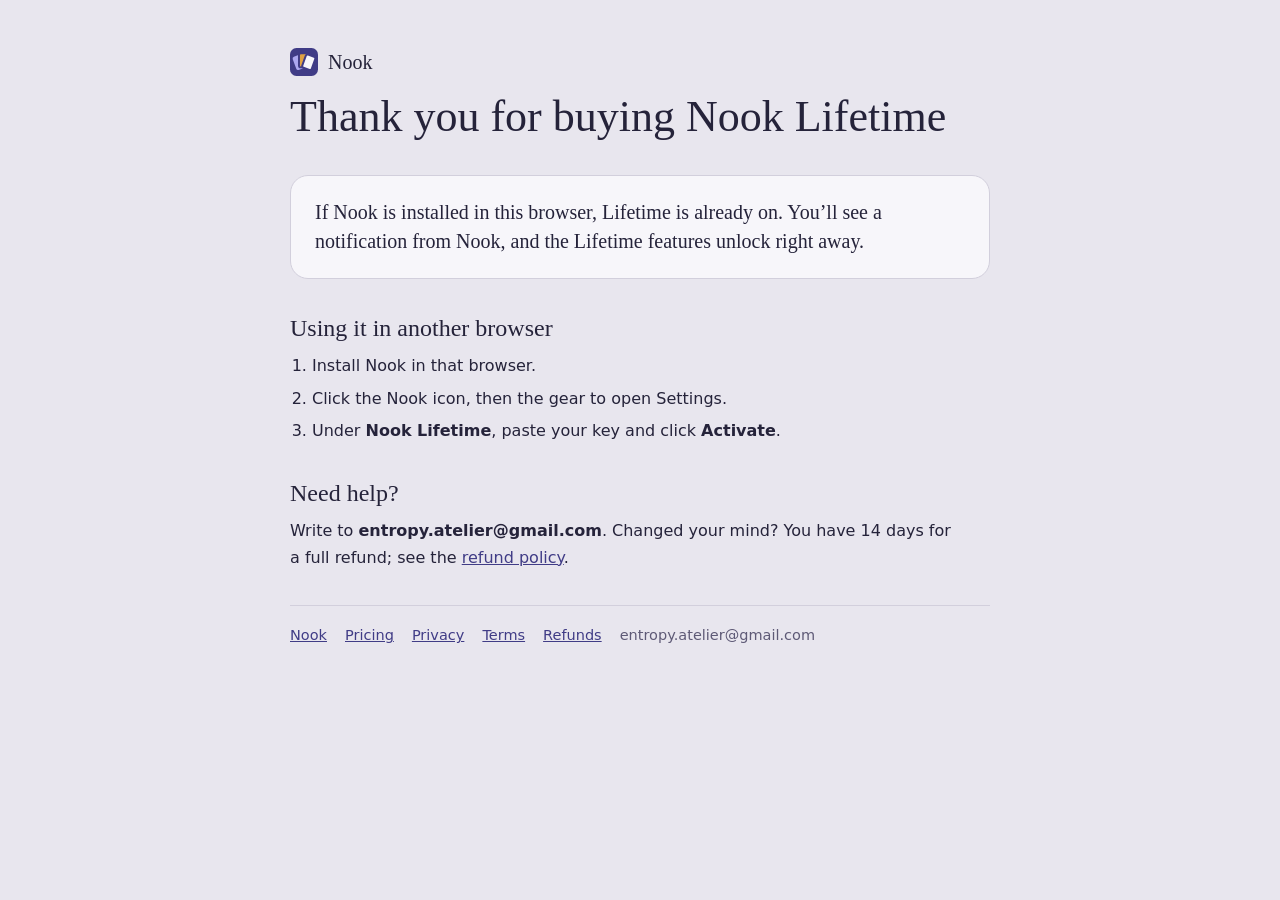
<file: thanks.html>
<!doctype html>
<html lang="en">
<head>
<meta charset="utf-8">
<meta name="referrer" content="no-referrer">
<meta name="robots" content="noindex">
<meta name="viewport" content="width=device-width, initial-scale=1, viewport-fit=cover">
<link rel="icon" href="icon-32.png">
<title>Thank you – Nook Lifetime</title>
<style>
  /* Layout: one quiet reading column, a plain summary up top, details below. */
  :root {
    --bg: #E8E6EE;
    --paper: #F7F6FA;
    --ink: #25233A;
    --ink-2: #5E5A76;
    --line: #D2CFDC;
    --accent: #403C86;
    --lamp: #D99A3D;
    --voice: 'Lora', 'Iowan Old Style', Georgia, serif;
    --ui: system-ui, -apple-system, 'Segoe UI', Roboto, 'Helvetica Neue', sans-serif;
  }
  @media (prefers-color-scheme: dark) {
    :root:not([data-theme="light"]) {
      --bg: #16151F; --paper: #201F2C; --ink: #ECEAF4; --ink-2: #B2AEC6; --line: #34324A; --accent: #ADA8F0; --lamp: #E0A243;
      color-scheme: dark;
    }
  }
  :root[data-theme="dark"] {
    --bg: #16151F; --paper: #201F2C; --ink: #ECEAF4; --ink-2: #B2AEC6; --line: #34324A; --accent: #ADA8F0; --lamp: #E0A243;
    color-scheme: dark;
  }
  body {
    background: var(--bg);
    color: var(--ink);
    font: 16px/1.65 var(--ui);
    padding-left: max(16px, env(safe-area-inset-left, 0px));
    padding-right: max(16px, env(safe-area-inset-right, 0px));
    padding-block: 48px 72px;
  }
  .page { max-width: 700px; margin: 0 auto; display: grid; gap: 34px; }
  header { display: grid; gap: 10px; }
  .brand { display: flex; align-items: center; gap: 10px; font: 500 20px/1 var(--voice); }
  .brand svg { flex: none; }
  h1 { margin: 6px 0 0; font: 500 clamp(32px, 6vw, 44px)/1.12 var(--voice); text-wrap: balance; }
  .meta { margin: 0; color: var(--ink-2); font-size: 14.5px; }
  .summary {
    display: grid;
    gap: 10px;
    padding: 22px 24px;
    border-radius: 18px;
    background: var(--paper);
    border: 1px solid var(--line);
  }
  .summary p { margin: 0; font: 500 20px/1.45 var(--voice); text-wrap: pretty; }
  .summary ul { margin: 4px 0 0; padding: 0; list-style: none; display: grid; gap: 6px; }
  .summary li { display: flex; gap: 10px; align-items: baseline; }
  .summary li::before { content: ''; flex: none; width: 7px; height: 7px; border-radius: 50%; background: var(--lamp); transform: translateY(-2px); }
  section { display: grid; gap: 10px; min-width: 0; }
  h2 { margin: 0; font: 500 24px/1.25 var(--voice); text-wrap: balance; }
  p, li { max-width: 66ch; }
  section p { margin: 0; }
  section ul { margin: 0; padding-left: 20px; display: grid; gap: 6px; }
  .table-wrap { overflow-x: auto; border-radius: 14px; border: 1px solid var(--line); background: var(--paper); }
  table { width: 100%; border-collapse: collapse; font-size: 15px; }
  th, td { text-align: left; vertical-align: top; padding: 11px 14px; border-top: 1px solid var(--line); }
  thead th { border-top: 0; font-size: 13px; font-weight: 650; color: var(--ink-2); }
  td:first-child { white-space: nowrap; font-weight: 600; }
  code { font: 13.5px ui-monospace, 'SF Mono', Menlo, Consolas, monospace; }
  a { color: var(--accent); }
  .contact { font-weight: 600; user-select: all; }
  footer { color: var(--ink-2); font-size: 14px; border-top: 1px solid var(--line); padding-top: 18px; }

  .nav { display: flex; flex-wrap: wrap; gap: 6px 18px; font-size: 14.5px; }
  .brand { color: var(--ink); text-decoration: none; }
  .keybox { display: flex; flex-wrap: wrap; gap: 10px; align-items: center; padding: 16px 18px; border-radius: 14px; background: var(--paper); border: 1px solid var(--line); }
  .keybox code { flex: 1 1 260px; min-width: 0; overflow-wrap: anywhere; font-size: 15px; font-weight: 600; user-select: all; }
  .btn { border: 0; border-radius: 999px; padding: 9px 16px; background: var(--accent); color: var(--paper); font: 650 14px var(--ui); cursor: pointer; }
  :root[data-theme="dark"] .btn { color: #16151F; }
  @media (prefers-color-scheme: dark) { :root:not([data-theme="light"]) .btn { color: #16151F; } }
  ol { margin: 0; padding-left: 22px; display: grid; gap: 6px; }
  [hidden] { display: none !important; }
</style>
<style>html,body{margin:0}</style>
</head>
<body>

<div class="page">
  <header>
    <a class="brand" href="./">
      <svg width="28" height="28" viewBox="0 0 24 24" aria-hidden="true"><rect width="24" height="24" rx="5.5" fill="#403C86"/><rect x="3.6" y="6.2" width="8.6" height="12" rx="1.6" fill="#ADA8F0" transform="rotate(-20 7.9 12.2)"/><rect x="7.7" y="4.6" width="8.6" height="12" rx="1.6" fill="#E0A243" stroke="#403C86" stroke-width="1.7"/><rect x="11.8" y="6.2" width="8.6" height="12" rx="1.6" fill="#F7F6FA" stroke="#403C86" stroke-width="1.7" transform="rotate(20 16.1 12.2)"/></svg>
      Nook
    </a>
    <h1>Thank you for buying Nook Lifetime</h1>
    
  </header>

  <div class="summary" id="ok">
    <p>If Nook is installed in this browser, Lifetime is already on. You’ll see a notification from Nook, and the Lifetime features unlock right away.</p>
  </div>

  <section id="key-section" hidden>
    <h2>Your license key</h2>
    <p>It’s also in your receipt email. Keep it to use Nook Lifetime on up to 3 browsers.</p>
    <div class="keybox"><code id="key"></code><button class="btn" type="button" id="copy">Copy</button></div>
  </section>

  <section>
    <h2>Using it in another browser</h2>
    <ol>
      <li>Install Nook in that browser.</li>
      <li>Click the Nook icon, then the gear to open Settings.</li>
      <li>Under <strong>Nook Lifetime</strong>, paste your key and click <strong>Activate</strong>.</li>
    </ol>
  </section>

  <section id="pending" hidden>
    <h2>Payment still processing</h2>
    <p>Your payment hasn’t finished yet. You’ll get an email with your license key as soon as it does. If it doesn’t arrive within an hour, write to <span class="contact">entropy.atelier@gmail.com</span>.</p>
  </section>

  <section>
    <h2>Need help?</h2>
    <p>Write to <span class="contact">entropy.atelier@gmail.com</span>. Changed your mind? You have 14 days for a full refund; see the <a href="refund.html">refund policy</a>.</p>
  </section>

<script>
  // The key comes from the checkout redirect. It is shown here and never sent anywhere.
  const q = new URLSearchParams(location.search);
  const key = (q.get('license_key') || '').split(',')[0].trim();
  const status = q.get('status');
  if (status && status !== 'succeeded') {
    document.getElementById('pending').hidden = false;
    document.getElementById('ok').hidden = true;
  }
  if (key) {
    document.getElementById('key').textContent = key;
    document.getElementById('key-section').hidden = false;
  }
  document.getElementById('copy').addEventListener('click', async (e) => {
    try { await navigator.clipboard.writeText(key); e.target.textContent = 'Copied'; }
    catch { const r = document.createRange(); r.selectNodeContents(document.getElementById('key')); getSelection().removeAllRanges(); getSelection().addRange(r); e.target.textContent = 'Selected'; }
    setTimeout(() => { e.target.textContent = 'Copy'; }, 1600);
  });
  // Take the key out of the address bar once Nook has had a moment to read it.
  if (key) setTimeout(() => history.replaceState(null, '', location.pathname), 4000);
</script>

  <footer><nav class="nav" aria-label="Legal"><a href="./">Nook</a><a href="./#pricing">Pricing</a><a href="privacy.html">Privacy</a><a href="terms.html">Terms</a><a href="refund.html">Refunds</a><span>entropy.atelier@gmail.com</span></nav></footer>
</div>
</body>
</html>
</file>
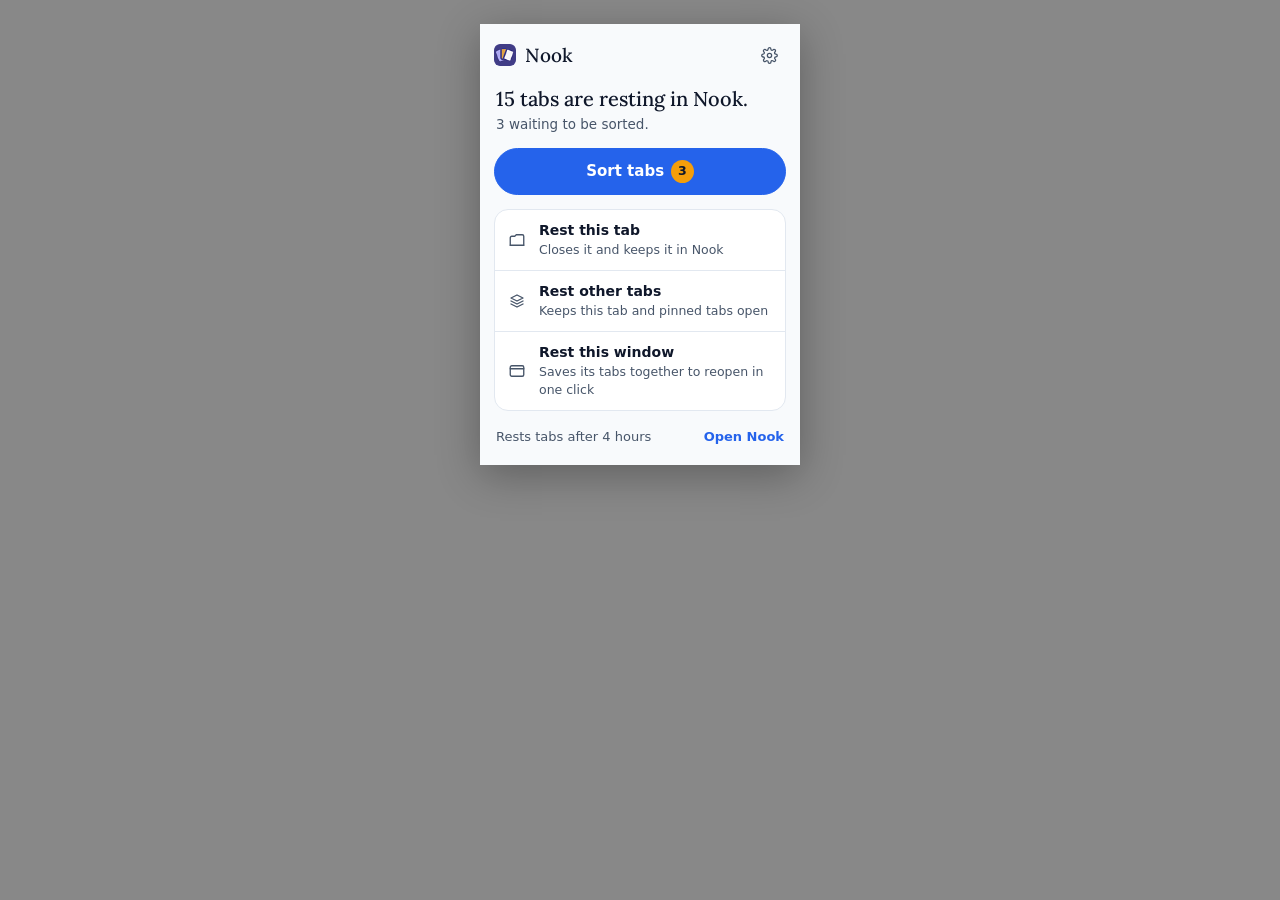
<file: preview/popup.html>
<!doctype html>
<html lang="en">
<head>
  <meta charset="utf-8">
  <title>Nook popup (preview)</title>
  <link rel="stylesheet" href="/nook/pages/base.css">
  <link rel="stylesheet" href="/nook/pages/popup.css">
  <style>html { background: #888; } body { margin: 24px auto; box-shadow: 0 10px 40px rgb(0 0 0 / .3); }</style>
  <script src="/preview/chrome-stub.js"></script>
</head>
<body>
  <main id="popup" class="popup"></main>
  <script type="module" src="/nook/pages/popup.js"></script>
</body>
</html>
</file>
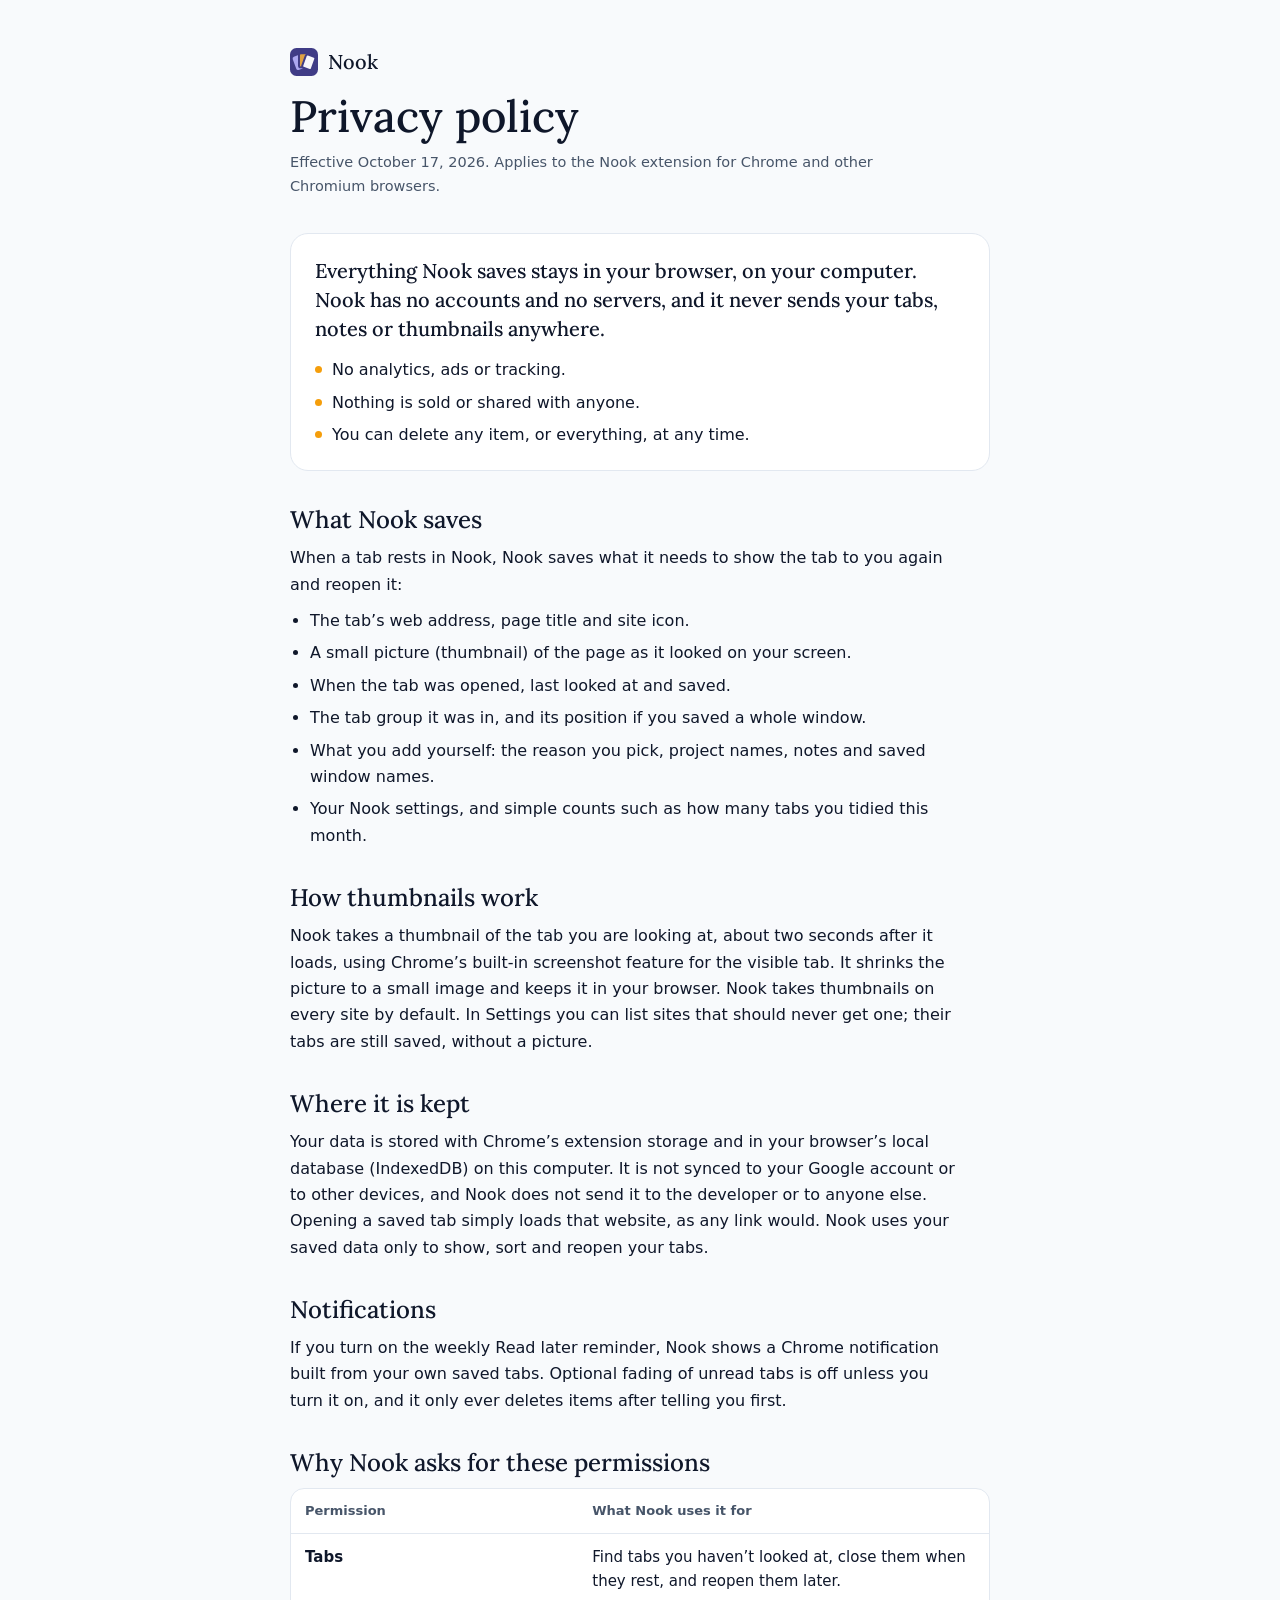
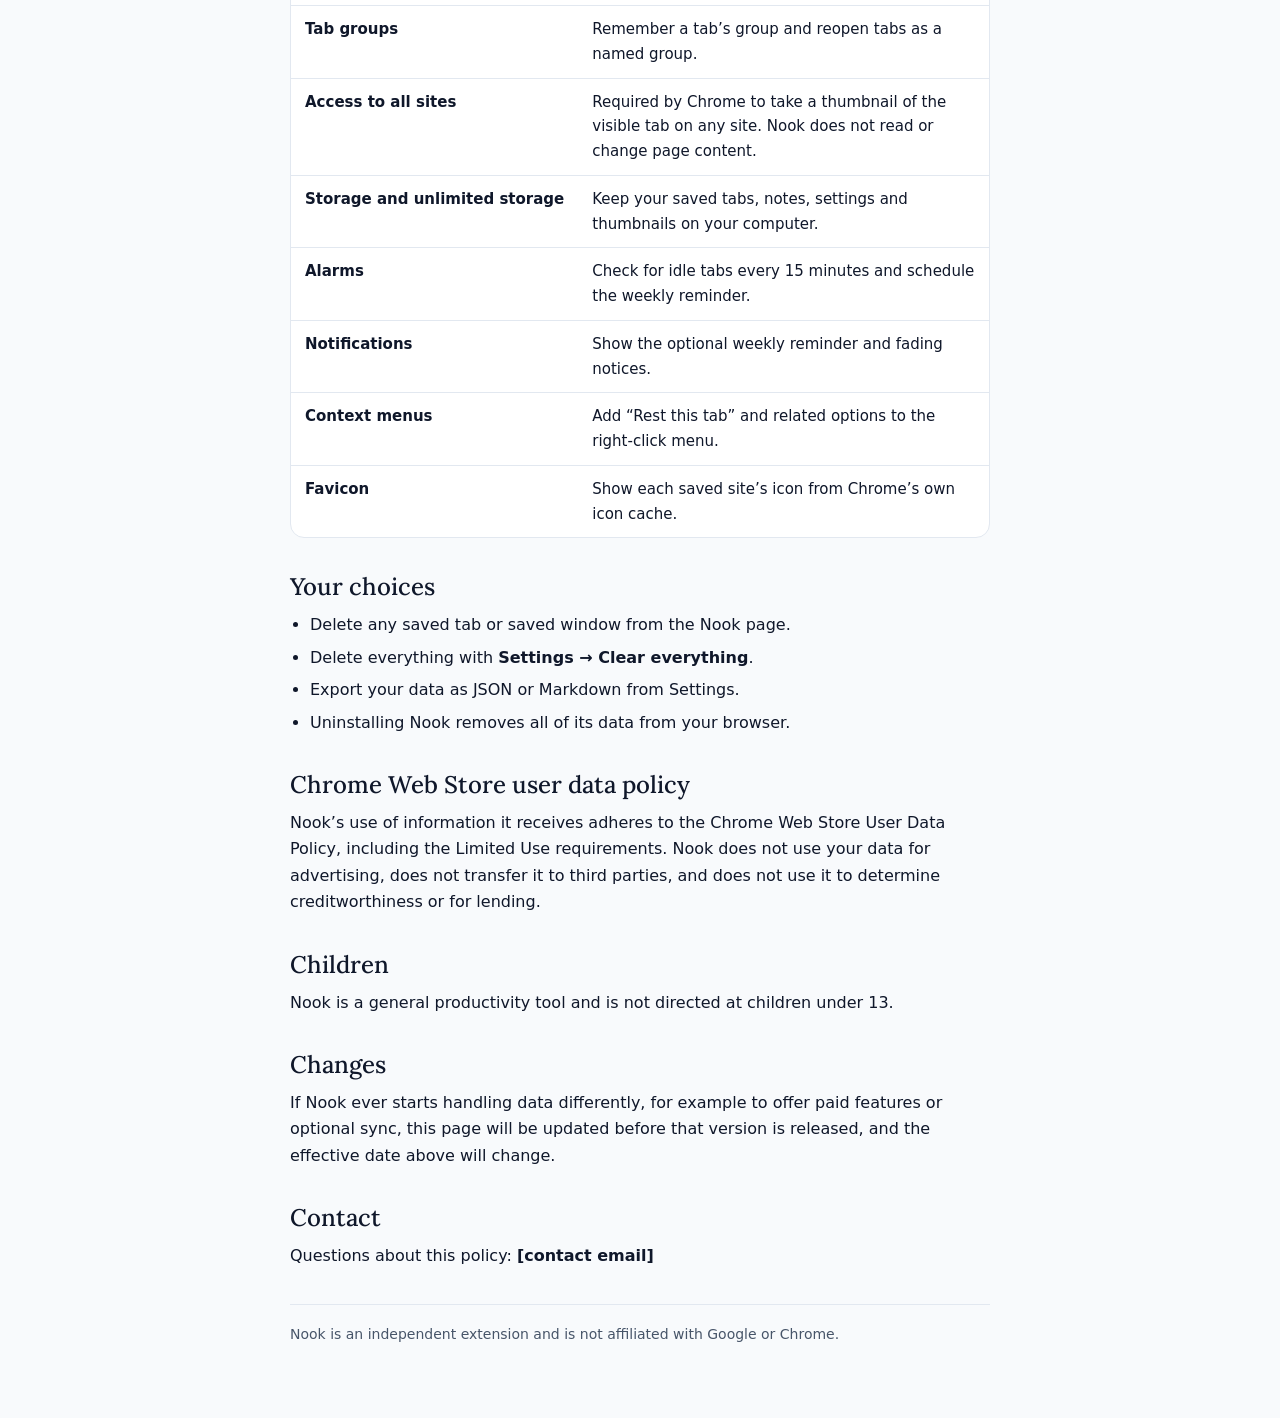
<file: nook/pages/privacy.html>
<!doctype html>
<html lang="en">
<head>
<meta charset="utf-8">
<meta name="viewport" content="width=device-width, initial-scale=1">
<link rel="icon" href="../icons/icon-32.png">
<title>Nook Privacy Policy</title>
<style>
  @font-face { font-family: 'Lora'; src: url('../fonts/Lora-Variable.woff') format('woff'); font-weight: 400 700; font-display: swap; }
  * { box-sizing: border-box; }
  html, body { margin: 0; }
  /* Layout: one quiet reading column, a plain summary up top, details below. */
  :root {
    --bg: #F8FAFC;
    --paper: #FFFFFF;
    --ink: #0F172A;
    --ink-2: #475569;
    --line: #E2E8F0;
    --accent: #2563EB;
    --lamp: #F59E0B;
    --voice: 'Lora', 'Iowan Old Style', Georgia, serif;
    --ui: system-ui, -apple-system, 'Segoe UI', Roboto, 'Helvetica Neue', sans-serif;
  }
  @media (prefers-color-scheme: dark) {
    :root:not([data-theme="light"]) {
      --bg: #0B1120; --paper: #111A2E; --ink: #E2E8F0; --ink-2: #94A3B8; --line: #24314D; --accent: #60A5FA; --lamp: #FBBF24;
      color-scheme: dark;
    }
  }
  :root[data-theme="dark"] {
    --bg: #0B1120; --paper: #111A2E; --ink: #E2E8F0; --ink-2: #94A3B8; --line: #24314D; --accent: #60A5FA; --lamp: #FBBF24;
    color-scheme: dark;
  }
  body {
    background: var(--bg);
    color: var(--ink);
    font: 16px/1.65 var(--ui);
    padding-left: max(16px, env(safe-area-inset-left, 0px));
    padding-right: max(16px, env(safe-area-inset-right, 0px));
    padding-block: 48px 72px;
  }
  .page { max-width: 700px; margin: 0 auto; display: grid; gap: 34px; }
  header { display: grid; gap: 10px; }
  .brand { display: flex; align-items: center; gap: 10px; font: 500 20px/1 var(--voice); }
  .brand svg { flex: none; }
  h1 { margin: 6px 0 0; font: 500 clamp(32px, 6vw, 44px)/1.12 var(--voice); text-wrap: balance; }
  .meta { margin: 0; color: var(--ink-2); font-size: 14.5px; }
  .summary {
    display: grid;
    gap: 10px;
    padding: 22px 24px;
    border-radius: 18px;
    background: var(--paper);
    border: 1px solid var(--line);
  }
  .summary p { margin: 0; font: 500 20px/1.45 var(--voice); text-wrap: pretty; }
  .summary ul { margin: 4px 0 0; padding: 0; list-style: none; display: grid; gap: 6px; }
  .summary li { display: flex; gap: 10px; align-items: baseline; }
  .summary li::before { content: ''; flex: none; width: 7px; height: 7px; border-radius: 50%; background: var(--lamp); transform: translateY(-2px); }
  section { display: grid; gap: 10px; min-width: 0; }
  h2 { margin: 0; font: 500 24px/1.25 var(--voice); text-wrap: balance; }
  p, li { max-width: 66ch; }
  section p { margin: 0; }
  section ul { margin: 0; padding-left: 20px; display: grid; gap: 6px; }
  .table-wrap { overflow-x: auto; border-radius: 14px; border: 1px solid var(--line); background: var(--paper); }
  table { width: 100%; border-collapse: collapse; font-size: 15px; }
  th, td { text-align: left; vertical-align: top; padding: 11px 14px; border-top: 1px solid var(--line); }
  thead th { border-top: 0; font-size: 13px; font-weight: 650; color: var(--ink-2); }
  td:first-child { white-space: nowrap; font-weight: 600; }
  code { font: 13.5px ui-monospace, 'SF Mono', Menlo, Consolas, monospace; }
  a { color: var(--accent); }
  .contact { font-weight: 600; user-select: all; }
  footer { color: var(--ink-2); font-size: 14px; border-top: 1px solid var(--line); padding-top: 18px; }
</style>
</head>
<body>

<div class="page">
  <header>
    <div class="brand">
      <svg width="28" height="28" viewBox="0 0 24 24" aria-hidden="true"><rect width="24" height="24" rx="5.5" fill="#403C86"/><rect x="3.6" y="6.2" width="8.6" height="12" rx="1.6" fill="#ADA8F0" transform="rotate(-20 7.9 12.2)"/><rect x="7.7" y="4.6" width="8.6" height="12" rx="1.6" fill="#E0A243" stroke="#403C86" stroke-width="1.7"/><rect x="11.8" y="6.2" width="8.6" height="12" rx="1.6" fill="#F7F6FA" stroke="#403C86" stroke-width="1.7" transform="rotate(20 16.1 12.2)"/></svg>
      Nook
    </div>
    <h1>Privacy policy</h1>
    <p class="meta">Effective October 17, 2026. Applies to the Nook extension for Chrome and other Chromium browsers.</p>
  </header>

  <div class="summary">
    <p>Everything Nook saves stays in your browser, on your computer. Nook has no accounts and no servers, and it never sends your tabs, notes or thumbnails anywhere.</p>
    <ul>
      <li>No analytics, ads or tracking.</li>
      <li>Nothing is sold or shared with anyone.</li>
      <li>You can delete any item, or everything, at any time.</li>
    </ul>
  </div>

  <section>
    <h2>What Nook saves</h2>
    <p>When a tab rests in Nook, Nook saves what it needs to show the tab to you again and reopen it:</p>
    <ul>
      <li>The tab’s web address, page title and site icon.</li>
      <li>A small picture (thumbnail) of the page as it looked on your screen.</li>
      <li>When the tab was opened, last looked at and saved.</li>
      <li>The tab group it was in, and its position if you saved a whole window.</li>
      <li>What you add yourself: the reason you pick, project names, notes and saved window names.</li>
      <li>Your Nook settings, and simple counts such as how many tabs you tidied this month.</li>
    </ul>
  </section>

  <section>
    <h2>How thumbnails work</h2>
    <p>Nook takes a thumbnail of the tab you are looking at, about two seconds after it loads, using Chrome’s built-in screenshot feature for the visible tab. It shrinks the picture to a small image and keeps it in your browser. Nook takes thumbnails on every site by default. In Settings you can list sites that should never get one; their tabs are still saved, without a picture.</p>
  </section>

  <section>
    <h2>Where it is kept</h2>
    <p>Your data is stored with Chrome’s extension storage and in your browser’s local database (IndexedDB) on this computer. It is not synced to your Google account or to other devices, and Nook does not send it to the developer or to anyone else. Opening a saved tab simply loads that website, as any link would. Nook uses your saved data only to show, sort and reopen your tabs.</p>
  </section>

  <section>
    <h2>Notifications</h2>
    <p>If you turn on the weekly Read later reminder, Nook shows a Chrome notification built from your own saved tabs. Optional fading of unread tabs is off unless you turn it on, and it only ever deletes items after telling you first.</p>
  </section>

  <section>
    <h2>Why Nook asks for these permissions</h2>
    <div class="table-wrap">
      <table>
        <thead><tr><th scope="col">Permission</th><th scope="col">What Nook uses it for</th></tr></thead>
        <tbody>
          <tr><td>Tabs</td><td>Find tabs you haven’t looked at, close them when they rest, and reopen them later.</td></tr>
          <tr><td>Tab groups</td><td>Remember a tab’s group and reopen tabs as a named group.</td></tr>
          <tr><td>Access to all sites</td><td>Required by Chrome to take a thumbnail of the visible tab on any site. Nook does not read or change page content.</td></tr>
          <tr><td>Storage and unlimited storage</td><td>Keep your saved tabs, notes, settings and thumbnails on your computer.</td></tr>
          <tr><td>Alarms</td><td>Check for idle tabs every 15 minutes and schedule the weekly reminder.</td></tr>
          <tr><td>Notifications</td><td>Show the optional weekly reminder and fading notices.</td></tr>
          <tr><td>Context menus</td><td>Add “Rest this tab” and related options to the right-click menu.</td></tr>
          <tr><td>Favicon</td><td>Show each saved site’s icon from Chrome’s own icon cache.</td></tr>
        </tbody>
      </table>
    </div>
  </section>

  <section>
    <h2>Your choices</h2>
    <ul>
      <li>Delete any saved tab or saved window from the Nook page.</li>
      <li>Delete everything with <strong>Settings → Clear everything</strong>.</li>
      <li>Export your data as JSON or Markdown from Settings.</li>
      <li>Uninstalling Nook removes all of its data from your browser.</li>
    </ul>
  </section>

  <section>
    <h2>Chrome Web Store user data policy</h2>
    <p>Nook’s use of information it receives adheres to the Chrome Web Store User Data Policy, including the Limited Use requirements. Nook does not use your data for advertising, does not transfer it to third parties, and does not use it to determine creditworthiness or for lending.</p>
  </section>

  <section>
    <h2>Children</h2>
    <p>Nook is a general productivity tool and is not directed at children under 13.</p>
  </section>

  <section>
    <h2>Changes</h2>
    <p>If Nook ever starts handling data differently, for example to offer paid features or optional sync, this page will be updated before that version is released, and the effective date above will change.</p>
  </section>

  <section>
    <h2>Contact</h2>
    <p>Questions about this policy: <span class="contact">[contact email]</span></p>
  </section>

  <footer>Nook is an independent extension and is not affiliated with Google or Chrome.</footer>
</div>
</body>
</html>
</file>
<file: nook/pages/base.css>
@font-face {
  font-family: 'Lora';
  src: url('../fonts/Lora-Variable.woff') format('woff');
  font-weight: 400 700;
  font-style: normal;
  font-display: swap;
}
@font-face {
  font-family: 'Lora';
  src: url('../fonts/Lora-Italic-Variable.woff') format('woff');
  font-weight: 400 700;
  font-style: italic;
  font-display: swap;
}

/* Ocean: cool slate greys with a clear blue accent. */
:root {
  color-scheme: light;
  --bg: #F8FAFC;
  --paper: #FFFFFF;
  --paper-2: #EEF2F7;
  --ink: #0F172A;
  --ink-2: #475569;
  --ink-3: #94A3B8;
  --line: #E2E8F0;
  --accent: #2563EB;
  --on-accent: #FFFFFF;
  --lamp: #F59E0B;
  --focus: #2563EB;
  --shadow: 0 1px 2px rgb(15 23 42 / .05), 0 6px 20px -8px rgb(15 23 42 / .16);
  --shadow-lift: 0 2px 4px rgb(15 23 42 / .06), 0 18px 40px -16px rgb(15 23 42 / .28);

  --c-unsorted: #8E8AA3;
  --c-read_later: #4E7FA8;
  --c-buying: #B4566F;
  --c-todo: #C98A2B;
  --c-research: #7B5BB0;
  --c-reference: #3E8A7E;
  --c-close: #9C5A5A;
  --c-window: #2563EB;
  --note: #F6E7B8;
  --note-ink: #3A2F14;

  --font-voice: 'Lora', 'Iowan Old Style', Georgia, serif;
  --font-ui: system-ui, -apple-system, 'Segoe UI Variable Text', 'Segoe UI', Roboto, 'Helvetica Neue', sans-serif;

  --r-sm: 7px;
  --r-md: 10px;
  --r-lg: 22px;
}

@media (prefers-color-scheme: dark) {
  :root:not([data-theme="light"]) {
    color-scheme: dark;
    --bg: #0B1120;
    --paper: #111A2E;
    --paper-2: #1A2540;
    --ink: #E2E8F0;
    --ink-2: #94A3B8;
    --ink-3: #64748B;
    --line: #24314D;
    --accent: #60A5FA;
    --on-accent: #0B1120;
    --lamp: #FBBF24;
    --focus: #60A5FA;
    --shadow: 0 1px 2px rgb(0 0 0 / .3), 0 8px 24px -10px rgb(0 0 0 / .6);
    --shadow-lift: 0 2px 6px rgb(0 0 0 / .35), 0 22px 44px -16px rgb(0 0 0 / .7);
    --c-unsorted: #85819B;
    --c-read_later: #7FAEDA;
    --c-buying: #E08BA2;
    --c-todo: #E5B162;
    --c-research: #AE94E0;
    --c-reference: #6FC0B2;
    --c-close: #D98C8C;
    --c-window: #60A5FA;
    --note: #4A3F26;
    --note-ink: #F3E6C4;
  }
}
:root[data-theme="dark"] {
  color-scheme: dark;
  --bg: #0B1120;
  --paper: #111A2E;
  --paper-2: #1A2540;
  --ink: #E2E8F0;
  --ink-2: #94A3B8;
  --ink-3: #64748B;
  --line: #24314D;
  --accent: #60A5FA;
  --on-accent: #0B1120;
  --lamp: #FBBF24;
  --focus: #60A5FA;
  --shadow: 0 1px 2px rgb(0 0 0 / .3), 0 8px 24px -10px rgb(0 0 0 / .6);
  --shadow-lift: 0 2px 6px rgb(0 0 0 / .35), 0 22px 44px -16px rgb(0 0 0 / .7);
  --c-unsorted: #85819B;
  --c-read_later: #7FAEDA;
  --c-buying: #E08BA2;
  --c-todo: #E5B162;
  --c-research: #AE94E0;
  --c-reference: #6FC0B2;
  --c-close: #D98C8C;
  --c-window: #60A5FA;
  --note: #4A3F26;
  --note-ink: #F3E6C4;
}

* { box-sizing: border-box; }
html, body { margin: 0; }
body {
  background: var(--bg);
  color: var(--ink);
  font: 15px/1.5 var(--font-ui);
  -webkit-font-smoothing: antialiased;
}
button, input, select, textarea { font: inherit; color: inherit; }
a { color: inherit; }
img { display: block; }

:focus-visible {
  outline: 2px solid var(--focus);
  outline-offset: 2px;
  border-radius: 6px;
}

.icon { display: inline-flex; flex: none; }

/* Each intent gets one gentle color. Elements set --c via [data-intent]. */
[data-intent="unsorted"]   { --c: var(--c-unsorted); }
[data-intent="read_later"] { --c: var(--c-read_later); }
[data-intent="buying"]     { --c: var(--c-buying); }
[data-intent="todo"]       { --c: var(--c-todo); }
[data-intent="research"]   { --c: var(--c-research); }
[data-intent="reference"]  { --c: var(--c-reference); }
[data-intent="close"]      { --c: var(--c-close); }
[data-intent="window"]     { --c: var(--c-window); }
[data-intent] { --tint: color-mix(in oklab, var(--c) 15%, var(--paper)); }

.btn {
  display: inline-flex;
  align-items: center;
  gap: 7px;
  padding: 8px 14px;
  border-radius: 999px;
  border: 1px solid var(--line);
  background: var(--paper);
  color: var(--ink);
  font-size: 14px;
  font-weight: 550;
  cursor: pointer;
  white-space: nowrap;
  text-decoration: none;
  transition: background-color .15s, border-color .15s;
}
.btn:hover { background: var(--paper-2); }
.btn.primary { background: var(--accent); border-color: var(--accent); color: var(--on-accent); }
.btn.primary:hover { background: color-mix(in oklab, var(--accent) 88%, var(--ink)); }
.btn.quiet { border-color: transparent; background: transparent; color: var(--ink-2); }
.btn.quiet:hover { background: var(--paper-2); color: var(--ink); }
.btn.danger { color: var(--c-close); }
.btn.small { padding: 5px 11px; font-size: 13px; }
.btn:disabled { opacity: .5; cursor: default; }

.iconbtn {
  display: inline-grid;
  place-items: center;
  width: 34px;
  height: 34px;
  border-radius: 999px;
  border: 0;
  background: transparent;
  color: var(--ink-2);
  cursor: pointer;
  text-decoration: none;
}
.iconbtn:hover { background: var(--paper-2); color: var(--ink); }

kbd {
  font: 600 11px/1 var(--font-ui);
  min-width: 18px;
  padding: 3px 5px;
  border-radius: 5px;
  border: 1px solid var(--line);
  border-bottom-width: 2px;
  background: var(--paper);
  color: var(--ink-2);
  text-align: center;
}

#toasts {
  position: fixed;
  left: 50%;
  bottom: 22px;
  transform: translateX(-50%);
  display: grid;
  gap: 8px;
  z-index: 50;
  pointer-events: none;
}
.toast {
  pointer-events: auto;
  display: flex;
  align-items: center;
  gap: 14px;
  padding: 10px 12px 10px 18px;
  border-radius: 999px;
  background: var(--ink);
  color: var(--bg);
  font-size: 14px;
  box-shadow: var(--shadow-lift);
  animation: toast-in .2s ease-out;
}
.toast.leaving { opacity: 0; transform: translateY(6px); transition: .25s; }
.toast-action {
  border: 0;
  background: color-mix(in oklab, var(--bg) 16%, transparent);
  color: inherit;
  font-weight: 650;
  padding: 5px 12px;
  border-radius: 999px;
  cursor: pointer;
}
@keyframes toast-in { from { opacity: 0; transform: translateY(8px); } }

.switch {
  appearance: none;
  width: 38px;
  height: 22px;
  border-radius: 999px;
  background: var(--paper-2);
  border: 1px solid var(--line);
  position: relative;
  cursor: pointer;
  flex: none;
  transition: background-color .15s;
}
.switch::after {
  content: '';
  position: absolute;
  top: 2px;
  left: 2px;
  width: 16px;
  height: 16px;
  border-radius: 50%;
  background: var(--paper);
  box-shadow: 0 1px 2px rgb(0 0 0 / .25);
  transition: transform .15s;
}
.switch:checked { background: var(--accent); border-color: var(--accent); }
.switch:checked::after { transform: translateX(16px); }
.switch:disabled { opacity: .45; cursor: default; }

@media (prefers-reduced-motion: reduce) {
  *, *::before, *::after { animation-duration: .01ms !important; transition-duration: .01ms !important; }
}
</file>
<file: nook/pages/popup.css>
body { width: 320px; background: var(--bg); }

.popup {
  display: flex;
  flex-direction: column;
  gap: 14px;
  padding: 14px 14px 16px;
}

.p-head {
  display: flex;
  align-items: center;
  gap: 9px;
}
.p-head .brand-mark { border-radius: 6px; }
.p-name {
  flex: 1;
  font: 500 19px/1 var(--font-voice);
}

.p-status { display: grid; gap: 3px; padding: 0 2px; }
.p-lead {
  margin: 0;
  font: 500 20px/1.25 var(--font-voice);
  text-wrap: balance;
}
.p-sub { margin: 0; font-size: 13.5px; color: var(--ink-2); }

.p-main {
  justify-content: center;
  padding: 11px 16px;
  font-size: 15px;
}
.p-main .count {
  min-width: 22px;
  padding: 2px 7px;
  border-radius: 999px;
  background: var(--lamp);
  color: #0F172A;
  font-size: 12.5px;
  font-weight: 700;
}

.p-actions {
  display: grid;
  background: var(--paper);
  border: 1px solid var(--line);
  border-radius: 14px;
  overflow: hidden;
}
.p-action {
  display: grid;
  grid-template-columns: 20px 1fr;
  column-gap: 11px;
  align-items: center;
  padding: 10px 13px;
  border: 0;
  border-top: 1px solid var(--line);
  background: transparent;
  text-align: left;
  cursor: pointer;
}
.p-action:first-child { border-top: 0; }
.p-action:hover { background: var(--paper-2); }
.p-action .icon { color: var(--ink-2); grid-row: span 2; }
.p-action-label { font-size: 14px; font-weight: 600; }
.p-action-hint { font-size: 12.5px; color: var(--ink-2); }
.p-action:disabled { cursor: default; opacity: .5; }
.p-action:disabled:hover { background: transparent; }
.p-action:focus-visible { outline-offset: -2px; border-radius: 0; }

.p-msg {
  margin: 0;
  min-height: 0;
  font-size: 13.5px;
  font-weight: 600;
  color: var(--ink);
}
.p-msg:empty { display: none; }

.p-note {
  margin: 0;
  padding: 10px 12px;
  border-radius: 12px;
  background: color-mix(in oklab, var(--lamp) 18%, var(--paper));
  font-size: 13px;
  color: var(--ink);
}

.p-foot {
  display: flex;
  justify-content: space-between;
  align-items: center;
  padding: 0 2px;
  font-size: 13px;
  color: var(--ink-2);
}
.p-link {
  border: 0;
  background: none;
  padding: 2px 0;
  color: var(--accent);
  font-weight: 600;
  font-size: 13px;
  cursor: pointer;
}
.p-link:hover { text-decoration: underline; }

.p-name-form {
  display: grid;
  gap: 10px;
  padding: 14px;
  border-radius: 14px;
  background: var(--paper);
  border: 1px solid var(--line);
}
.p-name-label { display: flex; justify-content: space-between; align-items: baseline; font: 500 17px/1.2 var(--font-voice); }
.p-name-label span { font: 500 12.5px var(--font-ui); color: var(--ink-3); }
.p-name-input {
  padding: 9px 12px;
  border-radius: 10px;
  border: 1px solid var(--line);
  background: var(--bg);
  font-size: 14px;
}
.p-name-input:focus { outline: 2px solid var(--focus); outline-offset: 0; border-color: transparent; }
.p-name-actions { display: flex; justify-content: flex-end; gap: 6px; }
</file>
